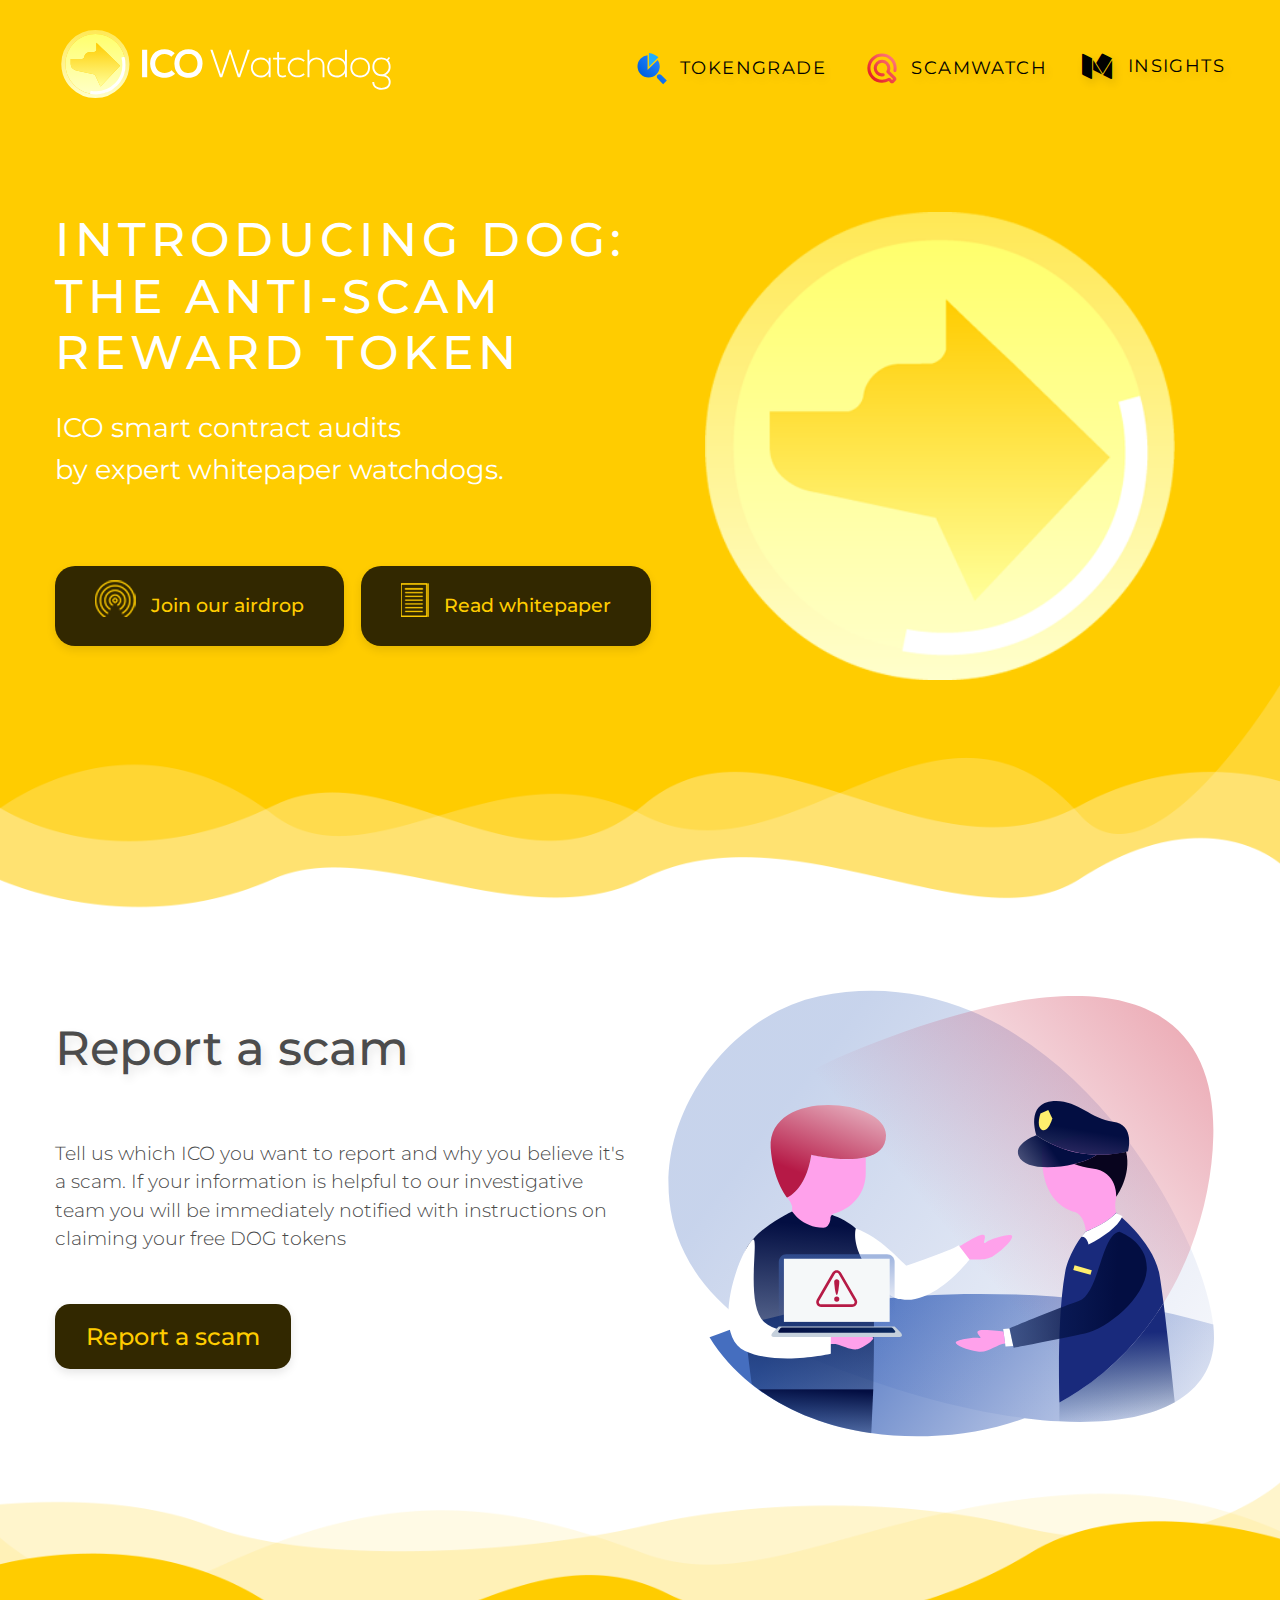
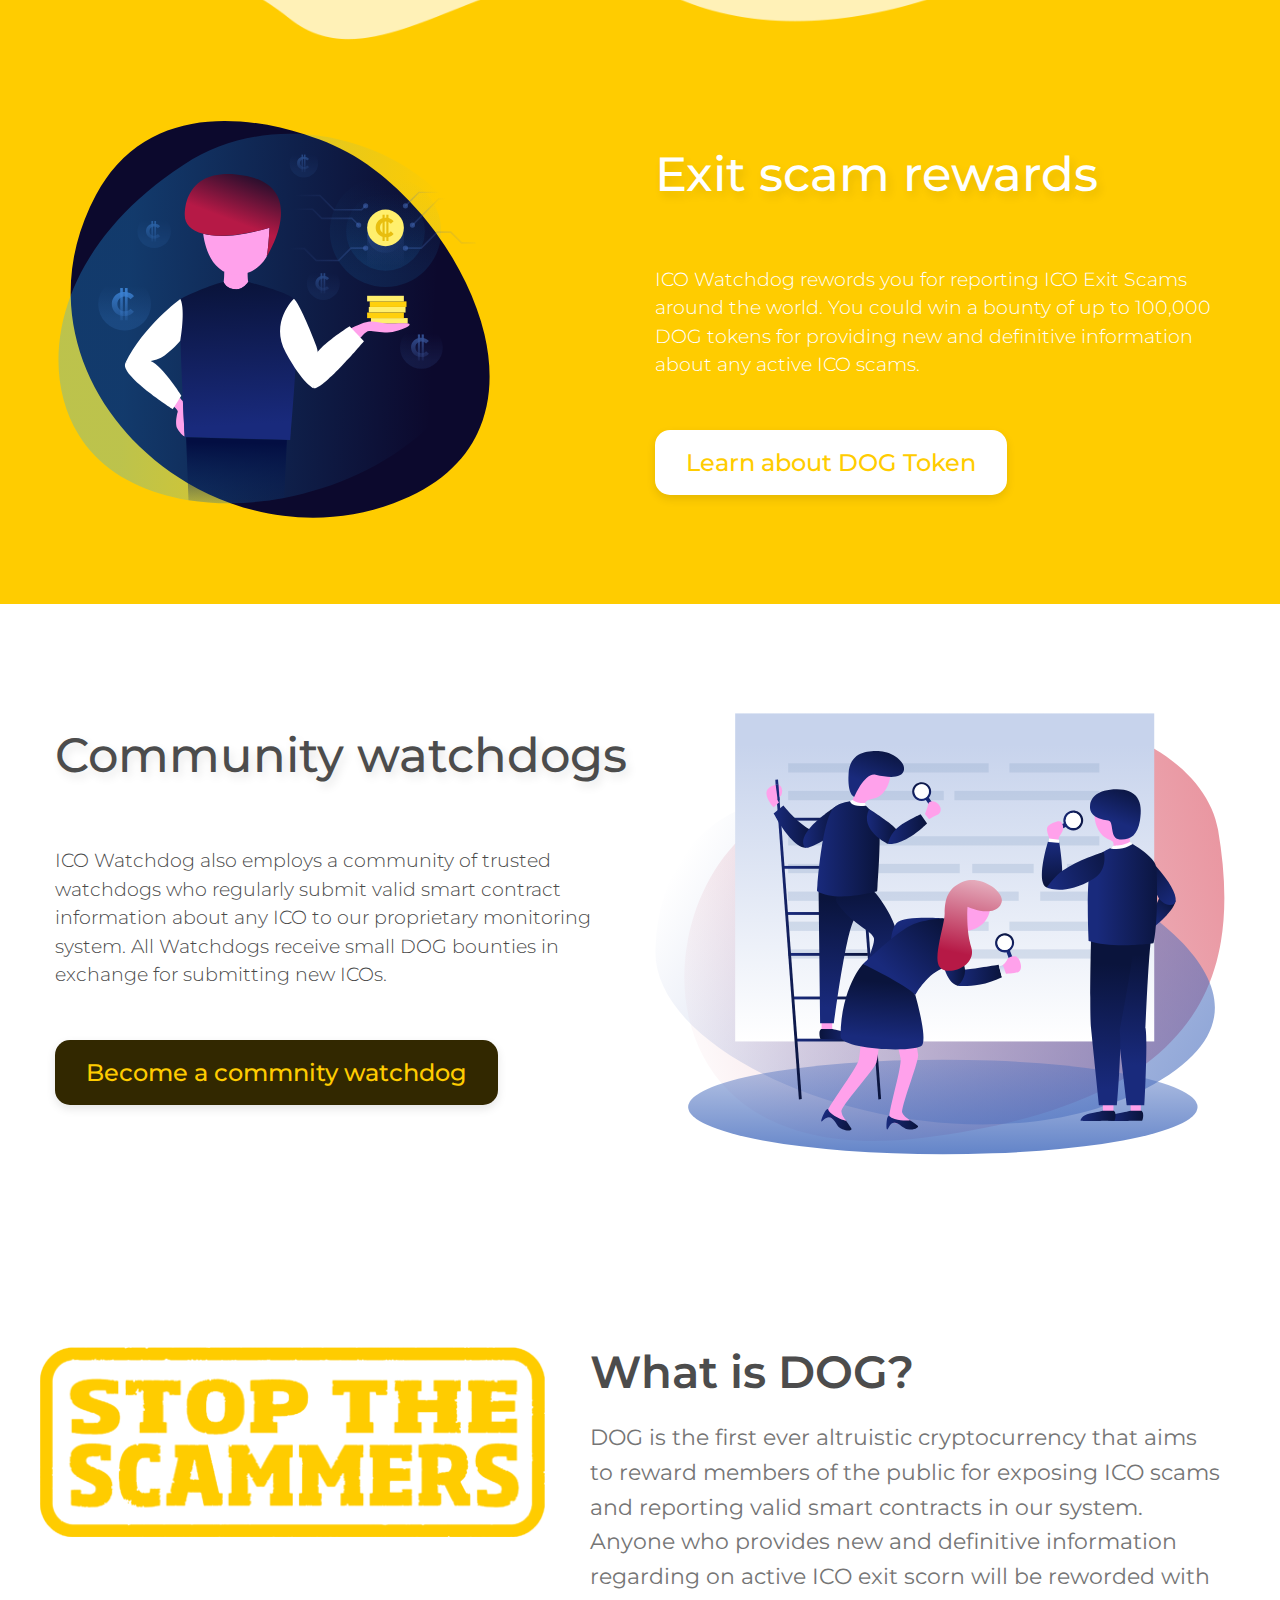
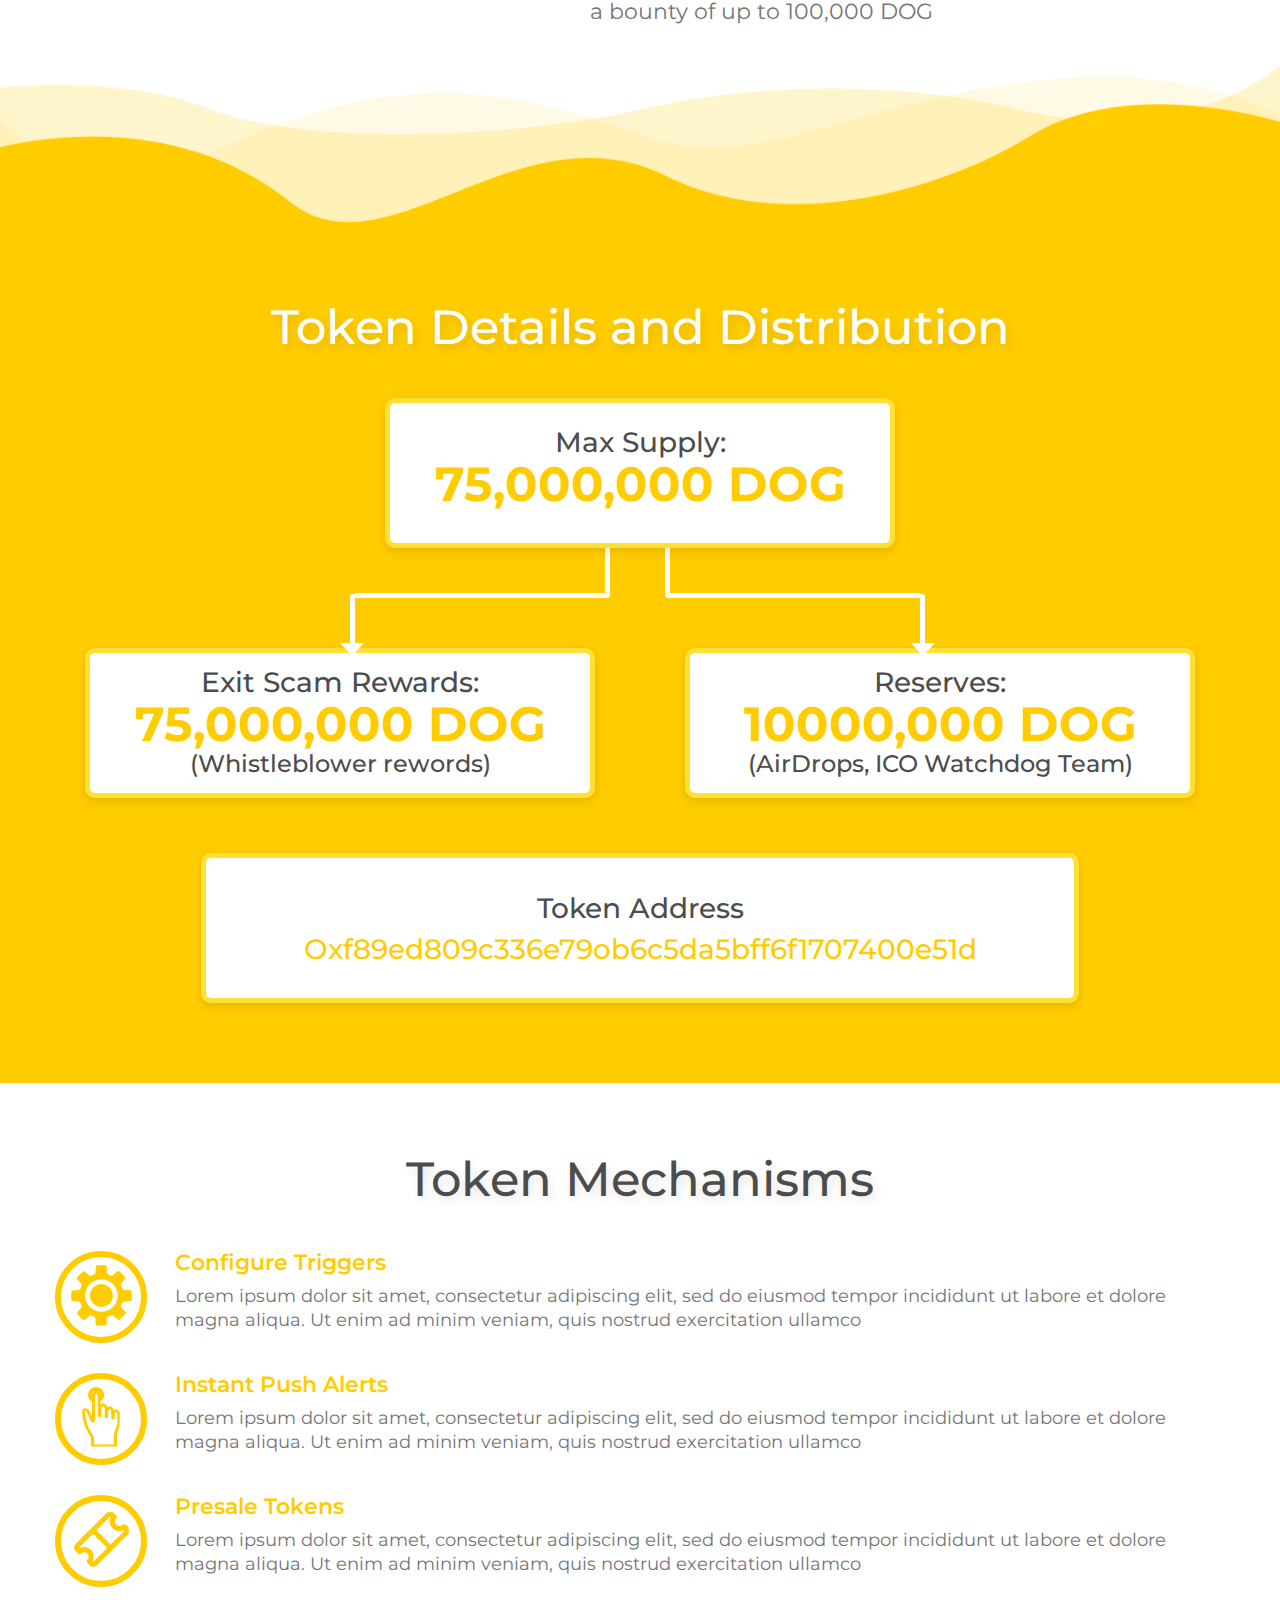
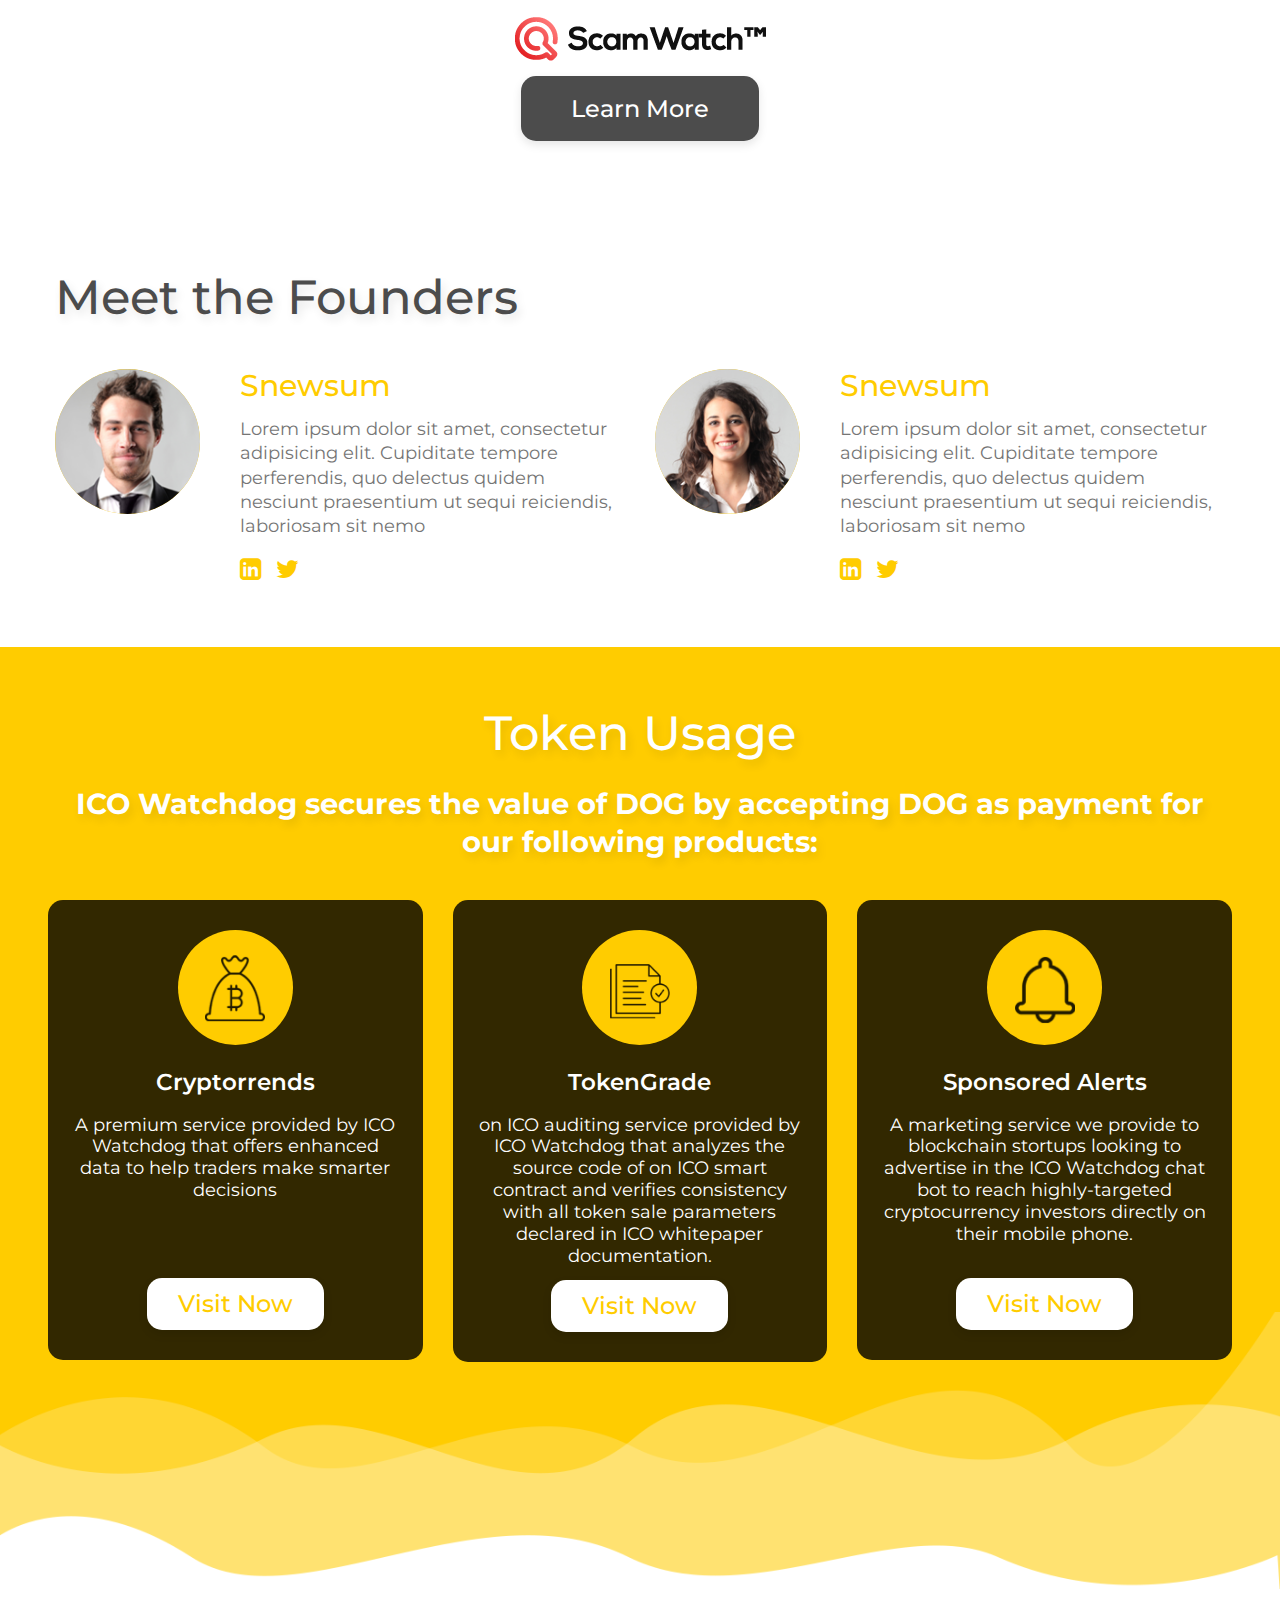
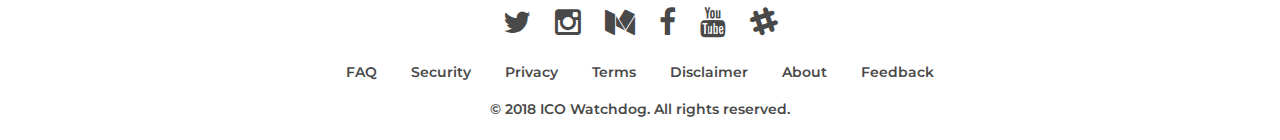
<file: index.html>
<!DOCTYPE html>
<html>
<head>
    <title>ICO Watchdog</title>
    <meta content="text/html; charset=utf-8" http-equiv="Content-Type">
    <meta http-equiv="X-UA-Compatible" content="IE=edge">
    <meta name="viewport" content="width=device-width, initial-scale=1">
    <link href="https://fonts.googleapis.com/css?family=Montserrat:200,300,300i,400,400i,500,600,700,700i,800,800i,900" rel="stylesheet">
    <link href="css/bootstrap.min.css" rel="stylesheet" type="text/css">
    <link href="css/main.css" rel="stylesheet" type="text/css">
    <link href="css/font-awesome.min.css" rel="stylesheet" type="text/css">
</head>
<body>
    <div class="wholepage">
        <header id="header">
            <nav class="navbar navbar-default navbar-bg">
                <div class="container">
                    <div class="navbar-header">
                        <button type="button" class="navbar-toggle" data-toggle="collapse" data-target="#myNavbar">
                            <span class="icon-bar"></span>
                            <span class="icon-bar"></span>
                            <span class="icon-bar"></span>
                        </button>   
                        <a class="navbar-brand" href="#">
                            <svg xmlns="http://www.w3.org/2000/svg" version="1.1" xmlns:xlink="http://www.w3.org/1999/xlink" preserveAspectRatio="none" x="0px" y="0px" width="880px" height="200px" viewBox="0 0 880 200">
                                <defs>
                                <linearGradient id="LGradient_1" gradientUnits="userSpaceOnUse" x1="103" y1="12.5" x2="103" y2="186.5" spreadMethod="pad">
                                <stop offset="0%" stop-color="#FFE855"></stop>

                                <stop offset="100%" stop-color="#FFFFCC"></stop>
                                </linearGradient>

                                <linearGradient id="LGradient_2" gradientUnits="userSpaceOnUse" x1="103" y1="12.5" x2="103" y2="186.5" spreadMethod="pad">
                                <stop offset="0%" stop-color="#FFFF66"></stop>

                                <stop offset="100%" stop-color="#FFFFCC"></stop>
                                </linearGradient>

                                <linearGradient id="LGradient_3" gradientUnits="userSpaceOnUse" x1="103.05" y1="45.099999999999994" x2="103.05" y2="156.9" spreadMethod="pad">
                                <stop offset="0%" stop-color="#FFCC00"></stop>

                                <stop offset="100%" stop-color="#FFFF99"></stop>
                                </linearGradient>

                                <g id="Layer0_0_FILL3">
                                <path fill="url(#LGradient_1)" stroke="none" d="
                                M 186 126.4
                                Q 190 113.8 190 99.5 190 63.45 164.5 37.95 139.05 12.5 103 12.5 66.95 12.5 41.45 37.95 16 63.45 16 99.5 16 113.8 20 126.4 26.1 145.65 41.45 161 66.95 186.5 103 186.5 139.05 186.5 164.5 161 179.9 145.65 186 126.4
                                M 179.5 99.5
                                Q 179.5 113.9 174.9 126.4 169.3 141.4 157.1 153.6 134.7 176 103 176 71.3 176 48.9 153.6 36.7 141.4 31.15 126.4 26.5 113.9 26.5 99.5 26.5 67.8 48.9 45.4 71.3 23 103 23 134.7 23 157.1 45.4 179.5 67.8 179.5 99.5 Z"></path>

                                <path fill="url(#LGradient_2)" stroke="none" d="
                                M 174.9 126.4
                                Q 179.5 113.9 179.5 99.5 179.5 67.8 157.1 45.4 134.7 23 103 23 71.3 23 48.9 45.4 26.5 67.8 26.5 99.5 26.5 113.9 31.15 126.4 36.7 141.4 48.9 153.6 71.3 176 103 176 134.7 176 157.1 153.6 169.3 141.4 174.9 126.4
                                M 171.9 126.4
                                Q 168.85 134.9 163.5 142.45 159.85 147.55 155.2 152.2 134.4 173 105 173 97.2 173 90 171.55 97.2 173 105 173 134.4 173 155.2 152.2 159.85 147.55 163.5 142.45 168.85 134.9 171.9 126.4 176 115.05 176 102 176 91.45 173.35 82 176 91.45 176 102 176 115.05 171.9 126.4
                                M 88.6 68.95
                                L 96.1 68.95 96.1 68.9 99.9 68.9
                                Q 101.9 68.5 103.5 66.95 104.95 65.45 105.4 63.6
                                L 105.4 45.1
                                Q 114.35 53.85 130.3 68.85
                                L 166.1 103.65 116 156.9 101.6 126.1 56.95 116.6
                                Q 49.9 115.6 44.95 111.15 39.95 106.65 39.95 99.6
                                L 39.95 86.65 69.1 86.65
                                Q 71.15 86.25 72.7 84.7 74.15 83.2 74.6 81.35 74.7 80.75 74.8 80.2 74.9 79.5 75.1 78.85 76.05 75.6 78.65 73.05 82.75 68.95 88.6 68.95 Z"></path>

                                <path fill="url(#LGradient_3)" stroke="none" d="
                                M 96.1 68.95
                                L 88.6 68.95
                                Q 82.75 68.95 78.65 73.05 76.05 75.6 75.1 78.85 74.9 79.5 74.8 80.2 74.7 80.75 74.6 81.35 74.15 83.2 72.7 84.7 71.15 86.25 69.1 86.65
                                L 39.95 86.65 39.95 99.6
                                Q 39.95 106.65 44.95 111.15 49.9 115.6 56.95 116.6
                                L 101.6 126.1 116 156.9 166.1 103.65 130.3 68.85
                                Q 114.35 53.85 105.4 45.1
                                L 105.4 63.6
                                Q 104.95 65.45 103.5 66.95 101.9 68.5 99.9 68.9
                                L 96.1 68.9 96.1 68.95 Z"></path>

                                <path fill="#FFFFFF" stroke="none" d="
                                M 235.2 63.05
                                L 222.1 63.05 222.1 133.05 235.2 133.05 235.2 63.05
                                M 279.7 61.65
                                Q 275.05 61.65 270.85 62.5 266.8 63.25 263.25 64.85 259.75 66.35 256.85 68.5 253.95 70.6 251.6 73.25 249.35 75.8 247.6 78.85 245.95 81.8 244.8 85.05 243.7 88.25 243.1 91.7
                                L 242.6 98.55
                                Q 243.3 107.6 244.8 111.85 245.9 115.15 247.5 117.95 249.2 120.95 251.4 123.45 253.75 126 256.55 128 259.5 130.1 262.95 131.6 266.55 133.05 270.65 133.85 274.9 134.65 279.7 134.65 283.5 134.65 287.1 134.05 290.75 133.4 294.1 132.1 297.5 130.8 300.55 128.85 303.6 126.9 306.3 124.25
                                L 297.3 115.15
                                Q 293.95 118.5 289.05 120.4 284.45 122.25 279.7 122.25
                                L 273.7 121.7 268.65 120.15
                                Q 264.25 118.3 261.2 114.75 258.4 111.5 257 107.15 255.6 103.1 255.6 98.55 255.55 94 256.95 89.85 258.4 85.4 261.3 82 264.35 78.35 268.8 76.4 271.15 75.35 273.85 74.8 276.6 74.25 279.7 74.25 284.45 74.25 288.7 75.85 293.25 77.6 296.6 80.85
                                L 305.4 72.35
                                Q 302.75 69.7 299.65 67.65 296.7 65.65 293.4 64.35 290.2 63 286.7 62.35 283.25 61.65 279.7 61.65
                                M 362.5 68.45
                                Q 359.65 66.3 356.3 64.85 352.85 63.25 349 62.5 344.95 61.65 340.5 61.65 336.05 61.65 332 62.5 328.15 63.25 324.65 64.85 321.35 66.3 318.45 68.45 315.7 70.55 313.45 73.2 311.2 75.75 309.5 78.8 307.9 81.75 306.7 85
                                L 305.05 91.7 304.5 98.55
                                Q 305.2 107.7 306.65 111.95 307.8 115.2 309.4 118.05 311.1 121.05 313.3 123.5 315.55 126.05 318.3 128.05 321.15 130.15 324.5 131.6 327.95 133.1 331.9 133.85 335.95 134.65 340.5 134.65 345.05 134.65 349.1 133.85 353 133.05 356.45 131.55 359.8 130.05 362.6 127.95 365.35 125.9 367.6 123.35 369.8 120.85 371.45 117.85 373.05 115 374.2 111.75 375.6 107.5 376.4 98.45
                                L 375.9 91.6
                                Q 375.35 88.2 374.3 85 373.15 81.7 371.5 78.75 369.8 75.75 367.55 73.2 365.25 70.55 362.5 68.45
                                M 329.9 75.9
                                Q 332.2 74.8 334.8 74.25 337.45 73.7 340.5 73.7 343.5 73.7 346.2 74.25 348.8 74.8 351.1 75.9 355.3 77.9 358.2 81.75 360.9 85.2 362.2 89.8 363.5 94.05 363.4 98.65 363.35 103.15 362.1 107.2 360.65 111.65 358.05 114.95 355.2 118.5 351 120.45 344.65 122.55 340.5 122.55 337.45 122.55 334.8 122 332.25 121.5 330 120.45 325.8 118.55 322.9 115 320.3 111.7 318.9 107.3 317.65 103.3 317.5 98.75 317.4 94.15 318.65 89.85 320 85.25 322.7 81.8 325.65 77.95 329.9 75.9
                                M 496.9 63.05
                                L 491.1 63.05 469.4 127.05 448 63.05 445 63.05 423.5 127.05 401.9 63.05 396.2 63.05 420.7 133.25 426.5 133.25 437.7 100.25 446.5 72.75 455.3 100.45 466.4 133.25 472.2 133.25 496.9 63.05
                                M 507.05 90.05
                                Q 503.6 93.45 501.7 98.05 499.7 102.85 499.7 108.35 499.7 113.9 501.7 118.7 503.6 123.35 507.05 126.75 510.5 130.15 515.05 132 519.65 133.85 524.8 133.85 527.8 133.85 530.65 133.15 533.5 132.45 536.1 131.1 538.75 129.7 540.95 127.6 543.25 125.4 545 122.55
                                L 545 133.05 549.9 133.05 549.9 83.65 545 83.65 545 94.45
                                Q 543.5 91.65 541.25 89.4 539.1 87.3 536.35 85.9 533.75 84.45 530.75 83.75 527.85 83.05 524.8 83.05 519.65 83.05 515.05 84.85 510.5 86.65 507.05 90.05
                                M 516.9 89.2
                                Q 520.65 87.75 524.8 87.75 529.75 87.75 533.8 89.55 537.55 91.15 540.25 94.2 542.8 97.05 544.1 100.8 545.45 104.45 545.45 108.4 545.45 112.35 544.1 115.95 542.8 119.75 540.25 122.6 537.55 125.65 533.8 127.3 529.75 129.05 524.8 129.05 520.65 129.05 516.9 127.6 513.25 126.05 510.5 123.35 507.7 120.55 506.2 116.85 504.6 112.9 504.6 108.35 504.6 103.8 506.2 99.9 507.7 96.2 510.5 93.4 513.25 90.65 516.9 89.2
                                M 571.5 83.65
                                L 571.5 68.75 566.7 69.25 566.7 83.65 556.2 83.65 556.2 87.75 566.7 87.75 566.7 117.85
                                Q 566.7 121.6 567.4 124.4 568.15 127.45 569.7 129.45 571.35 131.55 574 132.6 576.7 133.75 580.6 133.75 584.75 133.75 589.9 131.25
                                L 588.2 127.25
                                Q 584.05 129.25 580.6 129.25 577.8 129.25 575.95 128.4 574.2 127.65 573.15 126.05 571.5 123.55 571.5 117.85
                                L 571.5 87.75 588.3 87.75 588.3 83.65 571.5 83.65
                                M 601.05 89.9
                                Q 597.55 93.25 595.65 97.85 593.7 102.65 593.7 108.35
                                L 594.25 113.9 595.7 118.9
                                Q 597.65 123.45 601.2 126.8 604.65 130.05 609.25 131.85 613.9 133.55 619.1 133.55 624.1 133.55 628.65 131.75 633.45 129.85 637.1 126.15
                                L 633.8 122.85
                                Q 630.85 125.8 626.95 127.4 623.15 128.95 619.1 128.95 614.9 128.95 611.15 127.6 607.4 126.2 604.6 123.65 601.7 120.95 600.15 117.2 598.5 113.25 598.5 108.35 598.5 103.5 600.15 99.5 601.7 95.75 604.6 93.05 607.4 90.45 611.15 89.1 614.9 87.75 619.1 87.75 623.25 87.75 627 89.2 631 90.7 633.9 93.65
                                L 637.1 90.55
                                Q 633.4 86.9 628.65 85 624.05 83.15 619.1 83.15 613.75 83.15 609.1 84.9 604.5 86.6 601.05 89.9
                                M 656.6 85.3
                                Q 654.25 86.5 652.3 88.3 650.25 90.3 648.8 92.85
                                L 648.8 63.05 644.1 63.05 644.1 133.05 649 133.05 649 105.95
                                Q 649 102.15 650.25 98.7 651.55 95.45 653.9 92.95 656.3 90.4 659.45 89.05 662.75 87.65 666.6 87.65 670.7 87.65 673.75 88.9 676.75 90.1 678.7 92.4 680.65 94.55 681.55 97.8 682.5 100.85 682.5 104.75
                                L 682.5 133.05 687.3 133.05 687.3 104.75
                                Q 687.3 99.9 686 95.9 684.7 91.9 682.1 89 679.45 86.1 675.65 84.55 671.65 82.95 666.6 82.95 659.7 83.7 656.6 85.3
                                M 760.65 89.7
                                Q 757.15 93.15 755.3 97.8 753.3 102.7 753.3 108.45 753.3 114.2 755.3 119.05 757.15 123.65 760.65 127 764.05 130.25 768.6 132 773.2 133.75 778.4 133.75 783.6 133.75 788.2 132 792.8 130.25 796.15 127 799.65 123.65 801.5 119.05 803.5 114.2 803.5 108.45 803.5 102.7 801.5 97.8 799.65 93.15 796.15 89.7 792.75 86.35 788.2 84.55 783.6 82.75 778.4 82.75 773.2 82.75 768.6 84.55 764.05 86.35 760.65 89.7
                                M 770.5 88.85
                                Q 774.2 87.35 778.4 87.35 782.55 87.35 786.3 88.85 790 90.35 792.75 93.1 795.55 95.95 797.1 99.75 798.7 103.75 798.7 108.45 798.7 113.15 797.1 117.05 795.55 120.8 792.75 123.5 790 126.15 786.3 127.55 782.6 128.95 778.4 128.95 774.2 128.95 770.5 127.55 766.8 126.15 764.05 123.5 761.25 120.8 759.7 117.05 758.1 113.15 758.1 108.45 758.1 103.75 759.7 99.75 761.25 95.95 764.05 93.1 766.8 90.35 770.5 88.85
                                M 736 89.25
                                Q 733.9 87.1 731.15 85.65 728.5 84.25 725.45 83.55 722.45 82.85 719.2 82.85 714 82.85 709.5 84.55 705 86.2 701.6 89.5 698.2 92.8 696.35 97.5 694.4 104.3 694.4 108.35 695.05 116.1 696.35 119.25 698.15 123.9 701.55 127.25 704.9 130.45 709.4 132.15 713.9 133.85 719.1 133.85 722.25 133.85 725.3 133.1 728.3 132.3 731 130.8 733.75 129.3 735.95 127.15 738.2 124.9 739.7 122.15
                                L 739.7 133.05 744.5 133.05 744.5 63.05 739.7 63.05 739.7 94.45
                                Q 738.25 91.5 736 89.25
                                M 705.15 92.7
                                Q 707.85 90.2 711.55 88.85 715.2 87.55 719.4 87.55 723.65 87.55 727.35 89.05 731.05 90.5 733.8 93.3 736.55 96.1 738.05 99.85 739.6 103.7 739.6 108.25 739.6 112.8 738.1 116.7 736.6 120.45 733.85 123.3 731.1 126 727.45 127.55 723.7 129.05 719.4 129.05 715.2 129.05 711.55 127.75 707.85 126.4 705.15 123.8 702.3 121.15 700.8 117.4 699.2 113.35 699.2 108.35 699.2 103.25 700.8 99.2 702.3 95.4 705.15 92.7
                                M 823.7 84.35
                                Q 819.45 86 816.3 89 813.05 92.2 811.35 96.6 809.5 101.2 809.5 106.85 809.5 111.8 811.15 116.15 812.75 120.5 815.7 123.75 818.85 127.1 823.05 128.85 827.45 130.75 832.7 130.75 836.3 130.75 839.5 131.6 842.9 132.45 845.5 134.15 848.3 136.05 849.75 138.75 851.4 141.75 851.4 145.55 851.4 149.35 849.85 152.3 848.45 155.05 845.75 156.95 843.25 158.7 839.8 159.6 836.5 160.45 832.7 160.45 828.9 160.45 825.65 159.55 822.2 158.6 819.75 156.8 817.1 154.9 815.7 152.15 814.2 149.2 814.2 145.55
                                L 809.3 145.55
                                Q 809.3 150.15 811.15 153.9 812.85 157.5 816.05 160.1 819.25 162.6 823.55 163.9 827.8 165.25 832.7 165.25 837.7 165.25 841.9 164.05 846.25 162.8 849.35 160.4 852.65 157.85 854.35 154.25 856.2 150.4 856.2 145.55 856.2 142.4 855.3 139.65 854.45 136.9 852.75 134.65 851 132.45 848.5 130.7 845.95 129 842.7 127.85 845.7 126.5 848.25 124.2 850.7 122 852.45 119.2 854.15 116.4 855.1 113.25 856 110.05 856 106.85 856 101.2 854.25 96.85 852.8 93.2 849.9 90.05
                                L 854.7 84.45 851.5 81.65 846.7 87.25
                                Q 843.8 85.2 840.15 84 836.4 82.75 832.7 82.75 827.9 82.75 823.7 84.35
                                M 819.8 92.45
                                Q 822.2 90.05 825.6 88.85 828.85 87.65 832.7 87.65 836.55 87.65 839.9 88.9 843.25 90.15 845.75 92.55 848.35 95.05 849.75 98.6 851.2 102.3 851.2 106.85 851.2 110.6 849.75 114.1 848.35 117.5 845.75 120.15 843.2 122.85 839.9 124.3 836.45 125.85 832.7 125.85 828.55 125.85 825.05 124.3 821.8 122.85 819.3 120.15 816.95 117.55 815.7 114.1 814.4 110.7 814.4 106.85 814.4 102.15 815.8 98.45 817.2 94.85 819.8 92.45 Z"></path>
                                </g>

                                <path id="Layer0_0_1_STROKES" stroke="#FFFFFF" stroke-width="8.25" stroke-linejoin="miter" stroke-linecap="butt" stroke-miterlimit="3" fill="none" d="
                                M 173.35 82
                                Q 176 91.45 176 102 176 115.05 171.9 126.4 168.85 134.9 163.5 142.45 159.85 147.55 155.2 152.2 134.4 173 105 173 97.2 173 90 171.55"></path>
                                </defs>

                                <g transform="matrix( 1, 0, 0, 1, 0,0) ">
                                <use xlink:href="#Layer0_0_FILL3"></use>

                                <use xlink:href="#Layer0_0_1_STROKES"></use>
                                </g>
                            </svg>
                        </a>                    
                    </div>
                    <div class="collapse navbar-collapse" id="myNavbar">
                        <ul class="nav navbar-nav navbar-right">
                            <li>
                                <a href="#">
                                    <svg xmlns="http://www.w3.org/2000/svg" version="1.1" xmlns:xlink="http://www.w3.org/1999/xlink" preserveAspectRatio="none" x="0px" y="0px" width="200px" height="200px" viewBox="0 0 200 200">
                                        <defs>
                                        <linearGradient id="Gradient_1" gradientUnits="userSpaceOnUse" x1="67.6625" y1="142.5375" x2="138.7375" y2="71.4625" spreadMethod="pad">
                                        <stop  offset="0%" stop-color="#0060DD"/>

                                        <stop  offset="100%" stop-color="#2383FF"/>
                                        </linearGradient>

                                        <g id="Layer0_0_FILL">
                                        <path fill="url(#Gradient_1)" stroke="none" d="
                                        M 142.05 126.8
                                        Q 138.6 123.35 133.65 123.35 128.75 123.35 125.3 126.8 121.85 130.3 121.85 135.2 121.85 140.05 125.3 143.5
                                        L 150.65 168.95 167.4 152.2 142.05 126.8
                                        M 135.2 87.95
                                        Q 135.2 71.5 126.15 58.85
                                        L 79.85 105.1 79.85 37.55
                                        Q 61.9 39.05 48.85 52.15 34 66.95 34 87.95 34 108.9 48.85 123.75 63.6 138.5 84.55 138.5 105.6 138.5 120.4 123.75 135.2 108.9 135.2 87.95 Z"/>

                                        <path fill="#21AEFE" stroke="none" d="
                                        M 129.3 47.05
                                        Q 110.75 29.75 86.15 27.05
                                        L 86.15 90 129.3 47.05 Z"/>
                                        </g>
                                        </defs>

                                        <g transform="matrix( 1, 0, 0, 1, 0,0) ">
                                        <use xlink:href="#Layer0_0_FILL"/>
                                        </g>
                                    </svg>
                                    tokengrade
                                </a>
                            </li>
                            <li>
                                <a href="#">
                                    <svg xmlns="http://www.w3.org/2000/svg" version="1.1" xmlns:xlink="http://www.w3.org/1999/xlink" preserveAspectRatio="none" x="0px" y="0px" width="200px" height="200px" viewBox="0 0 200 200">
                                        <defs>
                                            <linearGradient id="Gradient_2" gradientUnits="userSpaceOnUse" x1="54.525" y1="149.175" x2="148.875" y2="54.824999999999996" spreadMethod="pad">
                                            <stop  offset="0%" stop-color="#E32023"/>

                                            <stop  offset="100%" stop-color="#FF7777"/>
                                            </linearGradient>

                                            <g id="Layer0_0_FILL1">
                                            <path fill="url(#Gradient_2)" stroke="none" d="
                                            M 95.6 72
                                            Q 105.5 72 112.5 78.95
                                            L 112.55 79
                                            Q 119.5 86 119.5 95.9 119.55 102.65 116.3 108.05 115 110.1 115.3 112.5 115.6 114.9 117.3 116.6
                                            L 145.75 145.05 141.15 149.65 132.8 141.3
                                            Q 131.05 139.55 128.6 139.3 126.1 139.05 124.05 140.4 111.5 148.6 95.55 148.55 73.7 148.55 58.25 133.1 42.85 117.7 42.85 95.85 42.85 74 58.25 58.55 73.7 43.15 95.55 43.15 117.4 43.15 132.8 58.55 148.25 74 148.25 95.85 148.25 100.9 147.45 105.65 146.95 108.5 148.65 110.85 150.35 113.2 153.2 113.7 156.05 114.2 158.4 112.5 160.75 110.8 161.25 108 162.25 102.1 162.25 95.85 162.25 68.2 142.7 48.65 123.2 29.15 95.55 29.15 67.9 29.15 48.35 48.65 28.85 68.2 28.85 95.85 28.85 123.5 48.35 143 67.9 162.55 95.55 162.55 112.7 162.5 126.75 155.05
                                            L 132.65 160.95
                                            Q 136.85 165.15 141.15 164.8 145.45 165.15 149.6 161
                                            L 157.05 153.55
                                            Q 161.25 149.4 160.9 145.05 161.25 140.75 157.05 136.55
                                            L 130.75 110.25
                                            Q 133.45 103.65 133.5 95.9 133.5 80.2 122.45 69.1
                                            L 122.4 69.05
                                            Q 111.3 58 95.6 58 79.85 58 68.8 69.05
                                            L 68.75 69.1
                                            Q 57.7 80.2 57.7 95.9 57.7 111.6 68.75 122.7 79 132.95 93.25 133.75
                                            L 93.3 133.75
                                            Q 94.4 133.8 95.6 133.8 98.85 133.8 101.95 133.35 104.8 132.85 106.5 130.55 108.2 128.2 107.75 125.35 107.3 122.45 105 120.75 102.65 119.05 99.8 119.5 97.75 119.8 95.6 119.8 94.8 119.8 94.05 119.75 85.1 119.25 78.7 112.85
                                            L 78.65 112.8
                                            Q 71.7 105.8 71.7 95.9 71.7 86 78.65 79 78.65 78.95 78.7 78.95 85.7 72 95.6 72 Z"/>
                                            </g>
                                            </defs>

                                            <g transform="matrix( 1, 0, 0, 1, 0,0) ">
                                            <use xlink:href="#Layer0_0_FILL1"/>
                                            </g>
                                            </svg>
                                    scamwatch
                                </a>
                            </li>
                            <li>
                                <a href="#">
                                    <i class="fa fa-medium"></i>
                                    insights
                                </a>
                            </li>
                        </ul>
                    </div>
                </div>
            </nav><!-- navbar-bg -->
        </header> <!-- end header -->
        <section id="main-content">
            <div class="hero-section">
                <div class="container">
                    <div class="herorow">
                        <div class="hero-content">
                            <h1>Introducing dog: <br> The Anti-Scam Reward Token</h1>
                            <p>ICO smart contract audits <br> by expert whitepaper watchdogs.</p>
                            <div class="herobanner-meeting">
                                <figure>
                                    <img src="images/hero-logo.png" alt="meeting">
                                </figure>
                            </div>
                           <div class="self-btn-group">
                                <a href="#" class="selfbtn">
                                    <img src="images/btn-icon1.png" alt="btn-icon1">
                                    Join our airdrop
                                </a>
                                <a href="#" class="selfbtn">
                                    <img src="images/btn-icon2.png" alt="btn-icon2">
                                    Read whitepaper
                                </a>
                            </div>
                        </div>
                    </div>
                </div>
                <div class="lineimg lineimg1">
                    <img src="images/first-bar.png" alt="first-bar">
                </div>
            </div><!-- hero-section -->
            <div class="report-spam-section">
                <div class="container">
                    <div class="row">
                        <div class="col-sm-6 col-sm-push-6">
                            <figure>
                                <img src="images/icon_2.svg" alt="dog11">
                            </figure>
                        </div>
                        <div class="col-sm-6 col-sm-pull-6">
                            <div class="section-title">
                                <h2>Report a scam</h2>
                            </div>
                            <div class="textblock">
                                <p>Tell us which ICO you want to report and why you believe it's a scam. If your information is helpful to our investigative team you will be immediately notified with instructions on claiming your free DOG tokens </p>
                            </div>
                            
                            <a href="#" class="selfbtn">Report a scam</a>
                        </div>
                    </div>
                </div>
                <div class="lineimg lineimg2">
                    <img src="images/second-bar.png" alt="second-bar">
                </div>
            </div><!-- report-spam-section -->
            <div class="reward-section">
                <div class="container">
                    <div class="row">
                        <div class="col-sm-6">
                            <figure>
                                <img src="images/icon_3.svg" alt="dog2">
                            </figure>
                        </div>
                        <div class="col-sm-6">
                            <div class="section-title">
                                <h2>Exit scam rewards</h2>
                            </div>
                            <div class="textblock">
                                <p>ICO Watchdog rewords you for reporting ICO Exit Scams around the world. You could win a bounty of up to 100,000 DOG tokens for providing new and definitive information about any active ICO scams. </p>
                            </div>
                            <a href="#" class="selfbtn whitebtn">Learn about DOG Token</a>
                        </div>
                    </div>
                </div>
            </div><!-- reward-section -->
            <div class="community-section">
                <div class="container">
                    <div class="row">
                        <div class="col-sm-6 col-sm-push-6">
                            <figure>
                                <img src="images/icon_4.svg" alt="dogs">
                            </figure>
                        </div>
                        <div class="col-sm-6 col-sm-pull-6">
                            <div class="section-title">
                                <h2>Community watchdogs</h2>
                            </div>
                            <div class="textblock">
                                <p>ICO Watchdog also employs a community of trusted watchdogs who regularly submit valid smart contract information about any ICO to our proprietary monitoring system. All Watchdogs receive small DOG bounties in exchange for submitting new ICOs. </p>
                            </div>
                            <a href="#" class="selfbtn">Become a commnity watchdog</a>
                        </div>
                    </div>
                </div>
            </div><!-- community-section -->
            <div class="what-section">
                <div class="container">
                    <div class="row row-what">
                        <div class="col-sm-5 dog-tag-width">
                            <figure class="dog-banner-tag">
                                <img src="images/dog-banner-tag.png" alt="dog-banner-tag">
                            </figure>
                        </div>
                        <div class="col-sm-7 what-textbox-width">
                            <div class="what-text-box">
                                <h3>What is DOG?</h3>
                                <p>DOG is the first ever altruistic cryptocurrency that aims to reward members of  the public for exposing ICO scams and reporting valid smart contracts in our   system. Anyone who provides new and definitive information regarding on active  ICO exit scorn will be reworded with a bounty of up to 100,000 DOG</p>
                            </div>
                        </div>
                    </div>
                </div>
            </div>
            <div class="lineimg lineimg2">
                <img src="images/second-bar.png" alt="bar">
            </div>
            <div class="token-section">
                <div class="container">
                    <div class="text-center">
                        <h2>Token Details and Distribution</h2>
                    </div>
                    <div class="ticket-token-tree">
                        <div class="tokenparent-width">
                            <div class="tokenparent">
                                <div class="each-token">
                                    <h4>Max Supply:</h4>
                                    <h3>75,000,000 DOG</h3>
                                </div>
                                <div class="tokenarrows">
                                    <div class="tokenarrows-left">
                                        <span class="trg"></span>
                                    </div>
                                    <div class="tokenarrows-right">
                                        <span class="trg"></span>
                                    </div>
                                </div>
                            </div>
                        </div>
                        <div class="childtokens row">
                            <div class="col-sm-6">
                                <div class="each-token">
                                    <h4>Exit Scam Rewards: </h4>
                                    <h3>75,000,000 DOG</h3>
                                    <h5>(Whistleblower rewords)</h5>
                                </div>
                            </div>
                            <div class="col-sm-6">
                                <div class="each-token">
                                    <h4>Reserves:</h4>
                                    <h3>10000,000 DOG</h3>
                                    <h5>(AirDrops, ICO Watchdog Team)</h5>
                                </div>
                            </div>
                        </div>
                        <div class="totaltoken-width">
                            <div class="totaltoken">
                                <div class="each-token">
                                    <h4>Token Address</h4>
                                    <h3>Oxf89ed809c336e79ob6c5da5bff6f1707400e51d</h3>
                                </div>
                            </div>
                        </div>
                    </div> 
                </div>              
            </div>
            <div class="token-mechanisms">
                <div class="container">
                    <div class="text-center">
                        <h2>Token Mechanisms</h2>
                    </div>
                    <ul class="token-mechanisms-list">
                        <li>
                            <div class="each-token-mechanism">
                                <figure>
                                    <img src="images/token-icon1.png" alt="token-icon">
                                </figure>
                                <h5><a href="#">Configure Triggers</a></h5>
                                <p>Lorem ipsum dolor sit amet, consectetur adipiscing elit, sed do eiusmod tempor incididunt ut labore et dolore magna aliqua. Ut enim ad minim veniam, quis nostrud exercitation ullamco </p>
                            </div>
                        </li>
                        <li>
                            <div class="each-token-mechanism">
                                <figure>
                                    <img src="images/token-icon2.png" alt="token-icon">
                                </figure>
                                <h5><a href="#">Instant Push Alerts</a></h5>
                                <p>Lorem ipsum dolor sit amet, consectetur adipiscing elit, sed do eiusmod tempor incididunt ut labore et dolore magna aliqua. Ut enim ad minim veniam, quis nostrud exercitation ullamco </p>
                            </div>
                        </li>
                        <li>
                            <div class="each-token-mechanism">
                                <figure>
                                    <img src="images/token-icon3.png" alt="token-icon">
                                </figure>
                                <h5><a href="#">Presale Tokens</a></h5>
                                <p>Lorem ipsum dolor sit amet, consectetur adipiscing elit, sed do eiusmod tempor incididunt ut labore et dolore magna aliqua. Ut enim ad minim veniam, quis nostrud exercitation ullamco </p>
                            </div>
                        </li>
                    </ul>
                    <div class="scanWatch">
                        <img src="images/scanwatch.png" alt="scanwatch">
                        <a href="#" class="selfbtn">Learn More</a>
                    </div>
                </div>
            </div>
            <div class="meet-founder">
                <div class="container">
                    <h2>Meet the Founders</h2>
                    <div class="meet-row row">
                        <div class="col-md-6">
                            <div class="founder-div">
                                <figure>
                                    <img src="images/founder1.png" alt="founder">
                                </figure>
                                <h3>Snewsum</h3>
                                <div class="founder-content">
                                    Lorem ipsum dolor sit amet, consectetur adipisicing elit. Cupiditate tempore perferendis, quo delectus quidem nesciunt praesentium ut sequi reiciendis, laboriosam sit nemo
                                </div>
                                <ul class="founder-social">
                                    <li><a href="#"><i class="fa fa-linkedin-square"></i></a></li>
                                    <li><a href="#"><i class="fa fa-twitter"></i></a></li>
                                </ul>
                            </div>
                        </div>
                        <div class="col-md-6">
                            <div class="founder-div">
                                <figure>
                                    <img src="images/founder2.png" alt="founder">
                                </figure>
                                <h3>Snewsum</h3>
                                <div class="founder-content">
                                    Lorem ipsum dolor sit amet, consectetur adipisicing elit. Cupiditate tempore perferendis, quo delectus quidem nesciunt praesentium ut sequi reiciendis, laboriosam sit nemo
                                </div>
                                <ul class="founder-social">
                                    <li><a href="#"><i class="fa fa-linkedin-square"></i></a></li>
                                    <li><a href="#"><i class="fa fa-twitter"></i></a></li>
                                </ul>
                            </div>
                        </div>
                    </div>
                </div>
            </div>
            <div class="token-usage">
                <div class="container">
                    <div class="text-center">
                        <h2>Token Usage</h2>
                        <h6>ICO Watchdog secures the value of DOG by accepting DOG as payment for  our following products:</h6>
                    </div>
                    <div class="row row-usage">
                        <div class="col-sm-4">
                            <div class="each-usage">
                                <figure>
                                    <img src="images/usage1.png" alt="usage-icon">
                                </figure>
                                <div class="usage-description">
                                    <h5>Cryptorrends</h5>  
                                    <p>A premium service provided by ICO Watchdog that offers enhanced data to help traders make smarter decisions </p>
                                </div>
                                <div class="each-usage-btn">
                                    <a href="#" class="selfbtn">Visit Now</a>
                                </div>  
                            </div>
                        </div>
                        <div class="col-sm-4">
                            <div class="each-usage">
                                <figure>
                                    <img src="images/usage2.png" alt="usage-icon">
                                </figure>
                                <div class="usage-description">
                                    <h5>TokenGrade</h5>  
                                    <p>on ICO auditing service provided by ICO Watchdog that analyzes the source  code of on ICO smart contract and verifies consistency with all token sale parameters declared in ICO whitepaper documentation.</p>
                                </div>
                                <div class="each-usage-btn">
                                    <a href="#" class="selfbtn">Visit Now</a>
                                </div>  
                            </div>
                        </div>
                        <div class="col-sm-4">
                            <div class="each-usage">
                                <figure>
                                    <img src="images/usage3.png" alt="usage-icon">
                                </figure>
                                <div class="usage-description">
                                    <h5>Sponsored Alerts</h5>  
                                    <p>A marketing service we provide to blockchain stortups looking to advertise in  the ICO Watchdog chat bot to reach highly-targeted cryptocurrency investors  directly on their mobile phone.</p>
                                </div>
                                <div class="each-usage-btn">
                                    <a href="#" class="selfbtn">Visit Now</a>
                                </div>  
                            </div>
                        </div>
                    </div>
                </div>
                <div class="lineimg lineimg3">
                    <img src="images/third-bar.png" alt="bar">
                </div>
            </div>
        </section> <!-- end main-content -->
        <footer id="footer">
            <div class="container">
                <ul class="footer-social">
                    <li><a href="#"><i class="fa fa-twitter"></i></a></li>
                    <li><a href="#"><i class="fa fa-instagram"></i></a></li>
                    <li><a href="#"><i class="fa fa-medium"></i></a></li>
                    <li><a href="#"><i class="fa fa-facebook"></i></a></li>
                    <li><a href="#"><i class="fa fa-youtube"></i></a></li>
                    <li><a href="#"><i class="fa fa-slack"></i></a></li>
                </ul>
                <ul class="quicklink">
                    <li><a href="#">FAQ</a></li>
                    <li><a href="#">Security</a></li>
                    <li><a href="#">Privacy</a></li>
                    <li><a href="#">Terms</a></li>
                    <li><a href="#">Disclaimer</a></li>
                    <li><a href="#">About</a></li>
                    <li><a href="#">Feedback</a></li>
                </ul>
                <div class="copyright">
                    &copy; 2018 ICO Watchdog. All rights reserved.
                </div>
            </div>
        </footer><!-- footer -->
    </div> <!-- end wholepage -->
    <script src="js/jquery.min.js"></script>
    <script src="js/bootstrap.min.js"></script>
    <script src="js/main.js"></script>
</body>
</html>
</file>
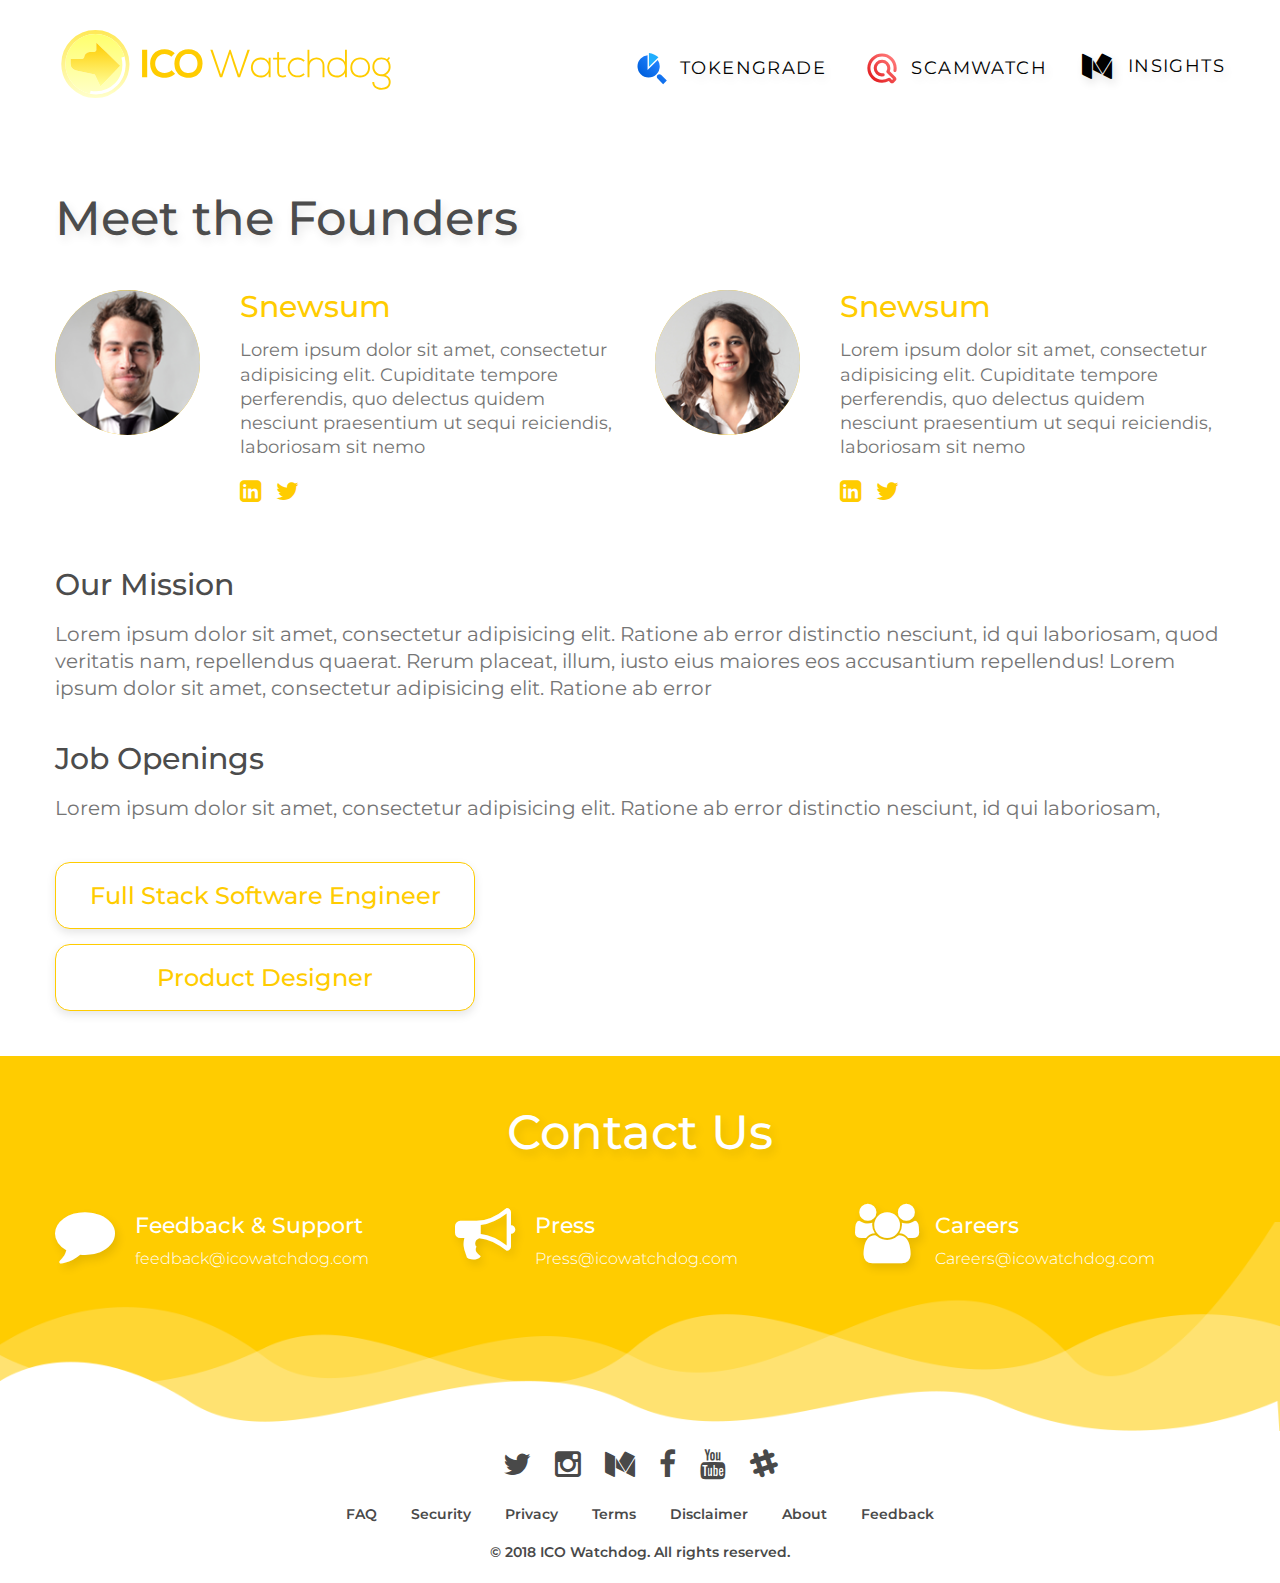
<file: about.html>
<!DOCTYPE html>
<html>
<head>
    <title>About ICO Watchdog</title>
    <meta content="text/html; charset=utf-8" http-equiv="Content-Type">
    <meta http-equiv="X-UA-Compatible" content="IE=edge">
    <meta name="viewport" content="width=device-width, initial-scale=1">
    <link href="https://fonts.googleapis.com/css?family=Montserrat:200,300,300i,400,400i,500,600,700,700i,800,800i,900" rel="stylesheet">
    <link href="css/bootstrap.min.css" rel="stylesheet" type="text/css">
    <link href="css/main.css" rel="stylesheet" type="text/css">
    <link href="css/font-awesome.min.css" rel="stylesheet" type="text/css">
</head>
<body>
    <div class="wholepage innerpage">
        <header id="header">
            <nav class="navbar navbar-default navbar-bg">
                <div class="container">
                    <div class="navbar-header">
                        <button type="button" class="navbar-toggle" data-toggle="collapse" data-target="#myNavbar">
                            <span class="icon-bar"></span>
                            <span class="icon-bar"></span>
                            <span class="icon-bar"></span>
                        </button>   
                        <a class="navbar-brand" href="#">
                            <svg xmlns="http://www.w3.org/2000/svg" version="1.1" xmlns:xlink="http://www.w3.org/1999/xlink" preserveAspectRatio="none" x="0px" y="0px" width="880px" height="200px" viewBox="0 0 880 200">
                                <defs>
                                <linearGradient id="LGradient_1" gradientUnits="userSpaceOnUse" x1="103" y1="12.5" x2="103" y2="186.5" spreadMethod="pad">
                                <stop  offset="0%" stop-color="#FFE855"/>

                                <stop  offset="100%" stop-color="#FFFFCC"/>
                                </linearGradient>

                                <linearGradient id="LGradient_2" gradientUnits="userSpaceOnUse" x1="103" y1="12.5" x2="103" y2="186.5" spreadMethod="pad">
                                <stop  offset="0%" stop-color="#FFFF66"/>

                                <stop  offset="100%" stop-color="#FFFFCC"/>
                                </linearGradient>

                                <linearGradient id="LGradient_3" gradientUnits="userSpaceOnUse" x1="103.05" y1="45.099999999999994" x2="103.05" y2="156.9" spreadMethod="pad">
                                <stop  offset="0%" stop-color="#FFCC00"/>

                                <stop  offset="100%" stop-color="#FFFF99"/>
                                </linearGradient>

                                <g id="Layer0_0_FILL3">
                                <path fill="url(#LGradient_1)" stroke="none" d="
                                M 186 126.4
                                Q 190 113.8 190 99.5 190 63.45 164.5 37.95 139.05 12.5 103 12.5 66.95 12.5 41.45 37.95 16 63.45 16 99.5 16 113.8 20 126.4 26.1 145.65 41.45 161 66.95 186.5 103 186.5 139.05 186.5 164.5 161 179.9 145.65 186 126.4
                                M 179.5 99.5
                                Q 179.5 113.9 174.9 126.4 169.3 141.4 157.1 153.6 134.7 176 103 176 71.3 176 48.9 153.6 36.7 141.4 31.15 126.4 26.5 113.9 26.5 99.5 26.5 67.8 48.9 45.4 71.3 23 103 23 134.7 23 157.1 45.4 179.5 67.8 179.5 99.5 Z"/>

                                <path fill="url(#LGradient_2)" stroke="none" d="
                                M 174.9 126.4
                                Q 179.5 113.9 179.5 99.5 179.5 67.8 157.1 45.4 134.7 23 103 23 71.3 23 48.9 45.4 26.5 67.8 26.5 99.5 26.5 113.9 31.15 126.4 36.7 141.4 48.9 153.6 71.3 176 103 176 134.7 176 157.1 153.6 169.3 141.4 174.9 126.4
                                M 171.9 126.4
                                Q 168.85 134.9 163.5 142.45 159.85 147.55 155.2 152.2 134.4 173 105 173 97.2 173 90 171.55 97.2 173 105 173 134.4 173 155.2 152.2 159.85 147.55 163.5 142.45 168.85 134.9 171.9 126.4 176 115.05 176 102 176 91.45 173.35 82 176 91.45 176 102 176 115.05 171.9 126.4
                                M 88.6 68.95
                                L 96.1 68.95 96.1 68.9 99.9 68.9
                                Q 101.9 68.5 103.5 66.95 104.95 65.45 105.4 63.6
                                L 105.4 45.1
                                Q 114.35 53.85 130.3 68.85
                                L 166.1 103.65 116 156.9 101.6 126.1 56.95 116.6
                                Q 49.9 115.6 44.95 111.15 39.95 106.65 39.95 99.6
                                L 39.95 86.65 69.1 86.65
                                Q 71.15 86.25 72.7 84.7 74.15 83.2 74.6 81.35 74.7 80.75 74.8 80.2 74.9 79.5 75.1 78.85 76.05 75.6 78.65 73.05 82.75 68.95 88.6 68.95 Z"/>

                                <path fill="url(#LGradient_3)" stroke="none" d="
                                M 96.1 68.95
                                L 88.6 68.95
                                Q 82.75 68.95 78.65 73.05 76.05 75.6 75.1 78.85 74.9 79.5 74.8 80.2 74.7 80.75 74.6 81.35 74.15 83.2 72.7 84.7 71.15 86.25 69.1 86.65
                                L 39.95 86.65 39.95 99.6
                                Q 39.95 106.65 44.95 111.15 49.9 115.6 56.95 116.6
                                L 101.6 126.1 116 156.9 166.1 103.65 130.3 68.85
                                Q 114.35 53.85 105.4 45.1
                                L 105.4 63.6
                                Q 104.95 65.45 103.5 66.95 101.9 68.5 99.9 68.9
                                L 96.1 68.9 96.1 68.95 Z"/>

                                <path fill="#FFCC00" stroke="none" d="
                                M 235.2 63.05
                                L 222.1 63.05 222.1 133.05 235.2 133.05 235.2 63.05
                                M 279.7 61.65
                                Q 275.05 61.65 270.85 62.5 266.8 63.25 263.25 64.85 259.75 66.35 256.85 68.5 253.95 70.6 251.6 73.25 249.35 75.8 247.6 78.85 245.95 81.8 244.8 85.05 243.7 88.25 243.1 91.7
                                L 242.6 98.55
                                Q 243.3 107.6 244.8 111.85 245.9 115.15 247.5 117.95 249.2 120.95 251.4 123.45 253.75 126 256.55 128 259.5 130.1 262.95 131.6 266.55 133.05 270.65 133.85 274.9 134.65 279.7 134.65 283.5 134.65 287.1 134.05 290.75 133.4 294.1 132.1 297.5 130.8 300.55 128.85 303.6 126.9 306.3 124.25
                                L 297.3 115.15
                                Q 293.95 118.5 289.05 120.4 284.45 122.25 279.7 122.25
                                L 273.7 121.7 268.65 120.15
                                Q 264.25 118.3 261.2 114.75 258.4 111.5 257 107.15 255.6 103.1 255.6 98.55 255.55 94 256.95 89.85 258.4 85.4 261.3 82 264.35 78.35 268.8 76.4 271.15 75.35 273.85 74.8 276.6 74.25 279.7 74.25 284.45 74.25 288.7 75.85 293.25 77.6 296.6 80.85
                                L 305.4 72.35
                                Q 302.75 69.7 299.65 67.65 296.7 65.65 293.4 64.35 290.2 63 286.7 62.35 283.25 61.65 279.7 61.65
                                M 362.5 68.45
                                Q 359.65 66.3 356.3 64.85 352.85 63.25 349 62.5 344.95 61.65 340.5 61.65 336.05 61.65 332 62.5 328.15 63.25 324.65 64.85 321.35 66.3 318.45 68.45 315.7 70.55 313.45 73.2 311.2 75.75 309.5 78.8 307.9 81.75 306.7 85
                                L 305.05 91.7 304.5 98.55
                                Q 305.2 107.7 306.65 111.95 307.8 115.2 309.4 118.05 311.1 121.05 313.3 123.5 315.55 126.05 318.3 128.05 321.15 130.15 324.5 131.6 327.95 133.1 331.9 133.85 335.95 134.65 340.5 134.65 345.05 134.65 349.1 133.85 353 133.05 356.45 131.55 359.8 130.05 362.6 127.95 365.35 125.9 367.6 123.35 369.8 120.85 371.45 117.85 373.05 115 374.2 111.75 375.6 107.5 376.4 98.45
                                L 375.9 91.6
                                Q 375.35 88.2 374.3 85 373.15 81.7 371.5 78.75 369.8 75.75 367.55 73.2 365.25 70.55 362.5 68.45
                                M 329.9 75.9
                                Q 332.2 74.8 334.8 74.25 337.45 73.7 340.5 73.7 343.5 73.7 346.2 74.25 348.8 74.8 351.1 75.9 355.3 77.9 358.2 81.75 360.9 85.2 362.2 89.8 363.5 94.05 363.4 98.65 363.35 103.15 362.1 107.2 360.65 111.65 358.05 114.95 355.2 118.5 351 120.45 344.65 122.55 340.5 122.55 337.45 122.55 334.8 122 332.25 121.5 330 120.45 325.8 118.55 322.9 115 320.3 111.7 318.9 107.3 317.65 103.3 317.5 98.75 317.4 94.15 318.65 89.85 320 85.25 322.7 81.8 325.65 77.95 329.9 75.9
                                M 496.9 63.05
                                L 491.1 63.05 469.4 127.05 448 63.05 445 63.05 423.5 127.05 401.9 63.05 396.2 63.05 420.7 133.25 426.5 133.25 437.7 100.25 446.5 72.75 455.3 100.45 466.4 133.25 472.2 133.25 496.9 63.05
                                M 507.05 90.05
                                Q 503.6 93.45 501.7 98.05 499.7 102.85 499.7 108.35 499.7 113.9 501.7 118.7 503.6 123.35 507.05 126.75 510.5 130.15 515.05 132 519.65 133.85 524.8 133.85 527.8 133.85 530.65 133.15 533.5 132.45 536.1 131.1 538.75 129.7 540.95 127.6 543.25 125.4 545 122.55
                                L 545 133.05 549.9 133.05 549.9 83.65 545 83.65 545 94.45
                                Q 543.5 91.65 541.25 89.4 539.1 87.3 536.35 85.9 533.75 84.45 530.75 83.75 527.85 83.05 524.8 83.05 519.65 83.05 515.05 84.85 510.5 86.65 507.05 90.05
                                M 516.9 89.2
                                Q 520.65 87.75 524.8 87.75 529.75 87.75 533.8 89.55 537.55 91.15 540.25 94.2 542.8 97.05 544.1 100.8 545.45 104.45 545.45 108.4 545.45 112.35 544.1 115.95 542.8 119.75 540.25 122.6 537.55 125.65 533.8 127.3 529.75 129.05 524.8 129.05 520.65 129.05 516.9 127.6 513.25 126.05 510.5 123.35 507.7 120.55 506.2 116.85 504.6 112.9 504.6 108.35 504.6 103.8 506.2 99.9 507.7 96.2 510.5 93.4 513.25 90.65 516.9 89.2
                                M 571.5 83.65
                                L 571.5 68.75 566.7 69.25 566.7 83.65 556.2 83.65 556.2 87.75 566.7 87.75 566.7 117.85
                                Q 566.7 121.6 567.4 124.4 568.15 127.45 569.7 129.45 571.35 131.55 574 132.6 576.7 133.75 580.6 133.75 584.75 133.75 589.9 131.25
                                L 588.2 127.25
                                Q 584.05 129.25 580.6 129.25 577.8 129.25 575.95 128.4 574.2 127.65 573.15 126.05 571.5 123.55 571.5 117.85
                                L 571.5 87.75 588.3 87.75 588.3 83.65 571.5 83.65
                                M 601.05 89.9
                                Q 597.55 93.25 595.65 97.85 593.7 102.65 593.7 108.35
                                L 594.25 113.9 595.7 118.9
                                Q 597.65 123.45 601.2 126.8 604.65 130.05 609.25 131.85 613.9 133.55 619.1 133.55 624.1 133.55 628.65 131.75 633.45 129.85 637.1 126.15
                                L 633.8 122.85
                                Q 630.85 125.8 626.95 127.4 623.15 128.95 619.1 128.95 614.9 128.95 611.15 127.6 607.4 126.2 604.6 123.65 601.7 120.95 600.15 117.2 598.5 113.25 598.5 108.35 598.5 103.5 600.15 99.5 601.7 95.75 604.6 93.05 607.4 90.45 611.15 89.1 614.9 87.75 619.1 87.75 623.25 87.75 627 89.2 631 90.7 633.9 93.65
                                L 637.1 90.55
                                Q 633.4 86.9 628.65 85 624.05 83.15 619.1 83.15 613.75 83.15 609.1 84.9 604.5 86.6 601.05 89.9
                                M 656.6 85.3
                                Q 654.25 86.5 652.3 88.3 650.25 90.3 648.8 92.85
                                L 648.8 63.05 644.1 63.05 644.1 133.05 649 133.05 649 105.95
                                Q 649 102.15 650.25 98.7 651.55 95.45 653.9 92.95 656.3 90.4 659.45 89.05 662.75 87.65 666.6 87.65 670.7 87.65 673.75 88.9 676.75 90.1 678.7 92.4 680.65 94.55 681.55 97.8 682.5 100.85 682.5 104.75
                                L 682.5 133.05 687.3 133.05 687.3 104.75
                                Q 687.3 99.9 686 95.9 684.7 91.9 682.1 89 679.45 86.1 675.65 84.55 671.65 82.95 666.6 82.95 659.7 83.7 656.6 85.3
                                M 760.65 89.7
                                Q 757.15 93.15 755.3 97.8 753.3 102.7 753.3 108.45 753.3 114.2 755.3 119.05 757.15 123.65 760.65 127 764.05 130.25 768.6 132 773.2 133.75 778.4 133.75 783.6 133.75 788.2 132 792.8 130.25 796.15 127 799.65 123.65 801.5 119.05 803.5 114.2 803.5 108.45 803.5 102.7 801.5 97.8 799.65 93.15 796.15 89.7 792.75 86.35 788.2 84.55 783.6 82.75 778.4 82.75 773.2 82.75 768.6 84.55 764.05 86.35 760.65 89.7
                                M 770.5 88.85
                                Q 774.2 87.35 778.4 87.35 782.55 87.35 786.3 88.85 790 90.35 792.75 93.1 795.55 95.95 797.1 99.75 798.7 103.75 798.7 108.45 798.7 113.15 797.1 117.05 795.55 120.8 792.75 123.5 790 126.15 786.3 127.55 782.6 128.95 778.4 128.95 774.2 128.95 770.5 127.55 766.8 126.15 764.05 123.5 761.25 120.8 759.7 117.05 758.1 113.15 758.1 108.45 758.1 103.75 759.7 99.75 761.25 95.95 764.05 93.1 766.8 90.35 770.5 88.85
                                M 736 89.25
                                Q 733.9 87.1 731.15 85.65 728.5 84.25 725.45 83.55 722.45 82.85 719.2 82.85 714 82.85 709.5 84.55 705 86.2 701.6 89.5 698.2 92.8 696.35 97.5 694.4 104.3 694.4 108.35 695.05 116.1 696.35 119.25 698.15 123.9 701.55 127.25 704.9 130.45 709.4 132.15 713.9 133.85 719.1 133.85 722.25 133.85 725.3 133.1 728.3 132.3 731 130.8 733.75 129.3 735.95 127.15 738.2 124.9 739.7 122.15
                                L 739.7 133.05 744.5 133.05 744.5 63.05 739.7 63.05 739.7 94.45
                                Q 738.25 91.5 736 89.25
                                M 705.15 92.7
                                Q 707.85 90.2 711.55 88.85 715.2 87.55 719.4 87.55 723.65 87.55 727.35 89.05 731.05 90.5 733.8 93.3 736.55 96.1 738.05 99.85 739.6 103.7 739.6 108.25 739.6 112.8 738.1 116.7 736.6 120.45 733.85 123.3 731.1 126 727.45 127.55 723.7 129.05 719.4 129.05 715.2 129.05 711.55 127.75 707.85 126.4 705.15 123.8 702.3 121.15 700.8 117.4 699.2 113.35 699.2 108.35 699.2 103.25 700.8 99.2 702.3 95.4 705.15 92.7
                                M 823.7 84.35
                                Q 819.45 86 816.3 89 813.05 92.2 811.35 96.6 809.5 101.2 809.5 106.85 809.5 111.8 811.15 116.15 812.75 120.5 815.7 123.75 818.85 127.1 823.05 128.85 827.45 130.75 832.7 130.75 836.3 130.75 839.5 131.6 842.9 132.45 845.5 134.15 848.3 136.05 849.75 138.75 851.4 141.75 851.4 145.55 851.4 149.35 849.85 152.3 848.45 155.05 845.75 156.95 843.25 158.7 839.8 159.6 836.5 160.45 832.7 160.45 828.9 160.45 825.65 159.55 822.2 158.6 819.75 156.8 817.1 154.9 815.7 152.15 814.2 149.2 814.2 145.55
                                L 809.3 145.55
                                Q 809.3 150.15 811.15 153.9 812.85 157.5 816.05 160.1 819.25 162.6 823.55 163.9 827.8 165.25 832.7 165.25 837.7 165.25 841.9 164.05 846.25 162.8 849.35 160.4 852.65 157.85 854.35 154.25 856.2 150.4 856.2 145.55 856.2 142.4 855.3 139.65 854.45 136.9 852.75 134.65 851 132.45 848.5 130.7 845.95 129 842.7 127.85 845.7 126.5 848.25 124.2 850.7 122 852.45 119.2 854.15 116.4 855.1 113.25 856 110.05 856 106.85 856 101.2 854.25 96.85 852.8 93.2 849.9 90.05
                                L 854.7 84.45 851.5 81.65 846.7 87.25
                                Q 843.8 85.2 840.15 84 836.4 82.75 832.7 82.75 827.9 82.75 823.7 84.35
                                M 819.8 92.45
                                Q 822.2 90.05 825.6 88.85 828.85 87.65 832.7 87.65 836.55 87.65 839.9 88.9 843.25 90.15 845.75 92.55 848.35 95.05 849.75 98.6 851.2 102.3 851.2 106.85 851.2 110.6 849.75 114.1 848.35 117.5 845.75 120.15 843.2 122.85 839.9 124.3 836.45 125.85 832.7 125.85 828.55 125.85 825.05 124.3 821.8 122.85 819.3 120.15 816.95 117.55 815.7 114.1 814.4 110.7 814.4 106.85 814.4 102.15 815.8 98.45 817.2 94.85 819.8 92.45 Z"/>
                                </g>

                                <path id="Layer0_0_1_STROKES" stroke="#FFFFFF" stroke-width="8.25" stroke-linejoin="miter" stroke-linecap="butt" stroke-miterlimit="3" fill="none" d="
                                M 173.35 82
                                Q 176 91.45 176 102 176 115.05 171.9 126.4 168.85 134.9 163.5 142.45 159.85 147.55 155.2 152.2 134.4 173 105 173 97.2 173 90 171.55"/>
                                </defs>

                                <g transform="matrix( 1, 0, 0, 1, 0,0) ">
                                <use xlink:href="#Layer0_0_FILL3"/>

                                <use xlink:href="#Layer0_0_1_STROKES"/>
                                </g>
                            </svg>
                        </a>                    
                    </div>
                    <div class="collapse navbar-collapse" id="myNavbar">
                        <ul class="nav navbar-nav navbar-right">
                            <li>
                                <a href="#">
                                    <svg xmlns="http://www.w3.org/2000/svg" version="1.1" xmlns:xlink="http://www.w3.org/1999/xlink" preserveAspectRatio="none" x="0px" y="0px" width="200px" height="200px" viewBox="0 0 200 200">
                                        <defs>
                                        <linearGradient id="Gradient_1" gradientUnits="userSpaceOnUse" x1="67.6625" y1="142.5375" x2="138.7375" y2="71.4625" spreadMethod="pad">
                                        <stop  offset="0%" stop-color="#0060DD"/>

                                        <stop  offset="100%" stop-color="#2383FF"/>
                                        </linearGradient>

                                        <g id="Layer0_0_FILL">
                                        <path fill="url(#Gradient_1)" stroke="none" d="
                                        M 142.05 126.8
                                        Q 138.6 123.35 133.65 123.35 128.75 123.35 125.3 126.8 121.85 130.3 121.85 135.2 121.85 140.05 125.3 143.5
                                        L 150.65 168.95 167.4 152.2 142.05 126.8
                                        M 135.2 87.95
                                        Q 135.2 71.5 126.15 58.85
                                        L 79.85 105.1 79.85 37.55
                                        Q 61.9 39.05 48.85 52.15 34 66.95 34 87.95 34 108.9 48.85 123.75 63.6 138.5 84.55 138.5 105.6 138.5 120.4 123.75 135.2 108.9 135.2 87.95 Z"/>

                                        <path fill="#21AEFE" stroke="none" d="
                                        M 129.3 47.05
                                        Q 110.75 29.75 86.15 27.05
                                        L 86.15 90 129.3 47.05 Z"/>
                                        </g>
                                        </defs>

                                        <g transform="matrix( 1, 0, 0, 1, 0,0) ">
                                        <use xlink:href="#Layer0_0_FILL"/>
                                        </g>
                                    </svg>
                                    tokengrade
                                </a>
                            </li>
                            <li>
                                <a href="#">
                                    <svg xmlns="http://www.w3.org/2000/svg" version="1.1" xmlns:xlink="http://www.w3.org/1999/xlink" preserveAspectRatio="none" x="0px" y="0px" width="200px" height="200px" viewBox="0 0 200 200">
                                        <defs>
                                            <linearGradient id="Gradient_2" gradientUnits="userSpaceOnUse" x1="54.525" y1="149.175" x2="148.875" y2="54.824999999999996" spreadMethod="pad">
                                            <stop  offset="0%" stop-color="#E32023"/>

                                            <stop  offset="100%" stop-color="#FF7777"/>
                                            </linearGradient>

                                            <g id="Layer0_0_FILL1">
                                            <path fill="url(#Gradient_2)" stroke="none" d="
                                            M 95.6 72
                                            Q 105.5 72 112.5 78.95
                                            L 112.55 79
                                            Q 119.5 86 119.5 95.9 119.55 102.65 116.3 108.05 115 110.1 115.3 112.5 115.6 114.9 117.3 116.6
                                            L 145.75 145.05 141.15 149.65 132.8 141.3
                                            Q 131.05 139.55 128.6 139.3 126.1 139.05 124.05 140.4 111.5 148.6 95.55 148.55 73.7 148.55 58.25 133.1 42.85 117.7 42.85 95.85 42.85 74 58.25 58.55 73.7 43.15 95.55 43.15 117.4 43.15 132.8 58.55 148.25 74 148.25 95.85 148.25 100.9 147.45 105.65 146.95 108.5 148.65 110.85 150.35 113.2 153.2 113.7 156.05 114.2 158.4 112.5 160.75 110.8 161.25 108 162.25 102.1 162.25 95.85 162.25 68.2 142.7 48.65 123.2 29.15 95.55 29.15 67.9 29.15 48.35 48.65 28.85 68.2 28.85 95.85 28.85 123.5 48.35 143 67.9 162.55 95.55 162.55 112.7 162.5 126.75 155.05
                                            L 132.65 160.95
                                            Q 136.85 165.15 141.15 164.8 145.45 165.15 149.6 161
                                            L 157.05 153.55
                                            Q 161.25 149.4 160.9 145.05 161.25 140.75 157.05 136.55
                                            L 130.75 110.25
                                            Q 133.45 103.65 133.5 95.9 133.5 80.2 122.45 69.1
                                            L 122.4 69.05
                                            Q 111.3 58 95.6 58 79.85 58 68.8 69.05
                                            L 68.75 69.1
                                            Q 57.7 80.2 57.7 95.9 57.7 111.6 68.75 122.7 79 132.95 93.25 133.75
                                            L 93.3 133.75
                                            Q 94.4 133.8 95.6 133.8 98.85 133.8 101.95 133.35 104.8 132.85 106.5 130.55 108.2 128.2 107.75 125.35 107.3 122.45 105 120.75 102.65 119.05 99.8 119.5 97.75 119.8 95.6 119.8 94.8 119.8 94.05 119.75 85.1 119.25 78.7 112.85
                                            L 78.65 112.8
                                            Q 71.7 105.8 71.7 95.9 71.7 86 78.65 79 78.65 78.95 78.7 78.95 85.7 72 95.6 72 Z"/>
                                            </g>
                                            </defs>

                                            <g transform="matrix( 1, 0, 0, 1, 0,0) ">
                                            <use xlink:href="#Layer0_0_FILL1"/>
                                            </g>
                                            </svg>
                                    scamwatch
                                </a>
                            </li>
                            <li>
                                <a href="#">
                                    <i class="fa fa-medium"></i>
                                    insights
                                </a>
                            </li>
                        </ul>
                    </div>
                </div>
            </nav><!-- navbar-bg -->
        </header> <!-- end header -->
        <section id="main-content">
            <div class="meet-founder">
                <div class="container">
                    <h2>Meet the Founders</h2>
                    <div class="meet-row row">
                        <div class="col-md-6">
                            <div class="founder-div">
                                <figure>
                                    <img src="images/founder1.png" alt="founder">
                                </figure>
                                <h3>Snewsum</h3>
                                <div class="founder-content">
                                    Lorem ipsum dolor sit amet, consectetur adipisicing elit. Cupiditate tempore perferendis, quo delectus quidem nesciunt praesentium ut sequi reiciendis, laboriosam sit nemo
                                </div>
                                <ul class="founder-social">
                                    <li><a href="#"><i class="fa fa-linkedin-square"></i></a></li>
                                    <li><a href="#"><i class="fa fa-twitter"></i></a></li>
                                </ul>
                            </div>
                        </div>
                        <div class="col-md-6">
                            <div class="founder-div">
                                <figure>
                                    <img src="images/founder2.png" alt="founder">
                                </figure>
                                <h3>Snewsum</h3>
                                <div class="founder-content">
                                    Lorem ipsum dolor sit amet, consectetur adipisicing elit. Cupiditate tempore perferendis, quo delectus quidem nesciunt praesentium ut sequi reiciendis, laboriosam sit nemo
                                </div>
                                <ul class="founder-social">
                                    <li><a href="#"><i class="fa fa-linkedin-square"></i></a></li>
                                    <li><a href="#"><i class="fa fa-twitter"></i></a></li>
                                </ul>
                            </div>
                        </div>
                    </div>
                </div>
            </div>
            <div class="custome-textbox">
                <div class="container">
                    <div class="eachbox">
                        <h4>Our Mission</h4>
                        <p>Lorem ipsum dolor sit amet, consectetur adipisicing elit. Ratione ab error distinctio nesciunt, id qui laboriosam, quod veritatis nam, repellendus quaerat. Rerum placeat, illum, iusto eius maiores eos accusantium repellendus! Lorem ipsum dolor sit amet, consectetur adipisicing elit. Ratione ab error </p>
                    </div>
                    <div class="eachbox">
                        <h4>Job Openings</h4>
                        <p>Lorem ipsum dolor sit amet, consectetur adipisicing elit. Ratione ab error distinctio nesciunt, id qui laboriosam, </p>
                    </div>
                    <div class="bdr-btn-group">
                        <a href="#" class="selfbtn bdr-btns">Full Stack Software Engineer</a>
                        <a href="#" class="selfbtn bdr-btns"> Product Designer</a>
                    </div>
                </div>
            </div>
            <div class="contactsection">
                <div class="container">
                    <div class="text-center">
                        <h2>Contact Us</h2>
                    </div>
                    <div class="row contactrow">
                        <div class="col-sm-4">
                            <a href="#" class="each-contact-info">
                                <figure>
                                    <i class="fa fa-comment"></i>
                                </figure>
                                <h5>Feedback & Support</h5>
                                feedback@icowatchdog.com
                            </a>
                        </div>
                        <div class="col-sm-4">
                            <a href="#" class="each-contact-info">
                                <figure>
                                    <i class="fa fa-bullhorn"></i>
                                </figure>
                                <h5>Press</h5>
                                Press@icowatchdog.com
                            </a>
                        </div>
                        <div class="col-sm-4">
                            <a href="#" class="each-contact-info">
                                <figure>
                                    <i class="fa fa-users"></i>
                                </figure>
                                <h5>Careers</h5>
                                Careers@icowatchdog.com
                            </a>
                        </div>
                    </div>
                </div>
                <div class="lineimg lineimg-contact">
                    <img src="images/contact-bar.png" alt="contact-bar">
                </div>
            </div>
        </section> <!-- end main-content -->
        <footer id="footer">
            <div class="container">
                <ul class="footer-social">
                    <li><a href="#"><i class="fa fa-twitter"></i></a></li>
                    <li><a href="#"><i class="fa fa-instagram"></i></a></li>
                    <li><a href="#"><i class="fa fa-medium"></i></a></li>
                    <li><a href="#"><i class="fa fa-facebook"></i></a></li>
                    <li><a href="#"><i class="fa fa-youtube"></i></a></li>
                    <li><a href="#"><i class="fa fa-slack"></i></a></li>
                </ul>
                <ul class="quicklink">
                    <li><a href="#">FAQ</a></li>
                    <li><a href="#">Security</a></li>
                    <li><a href="#">Privacy</a></li>
                    <li><a href="#">Terms</a></li>
                    <li><a href="#">Disclaimer</a></li>
                    <li><a href="#">About</a></li>
                    <li><a href="#">Feedback</a></li>
                </ul>
                <div class="copyright">
                    &copy; 2018 ICO Watchdog. All rights reserved.
                </div>
            </div>
        </footer><!-- footer -->
    </div> <!-- end wholepage -->
    <script src="js/jquery.min.js"></script>
    <script src="js/bootstrap.min.js"></script>
    <script src="js/main.js"></script>
</body>
</html>
</file>
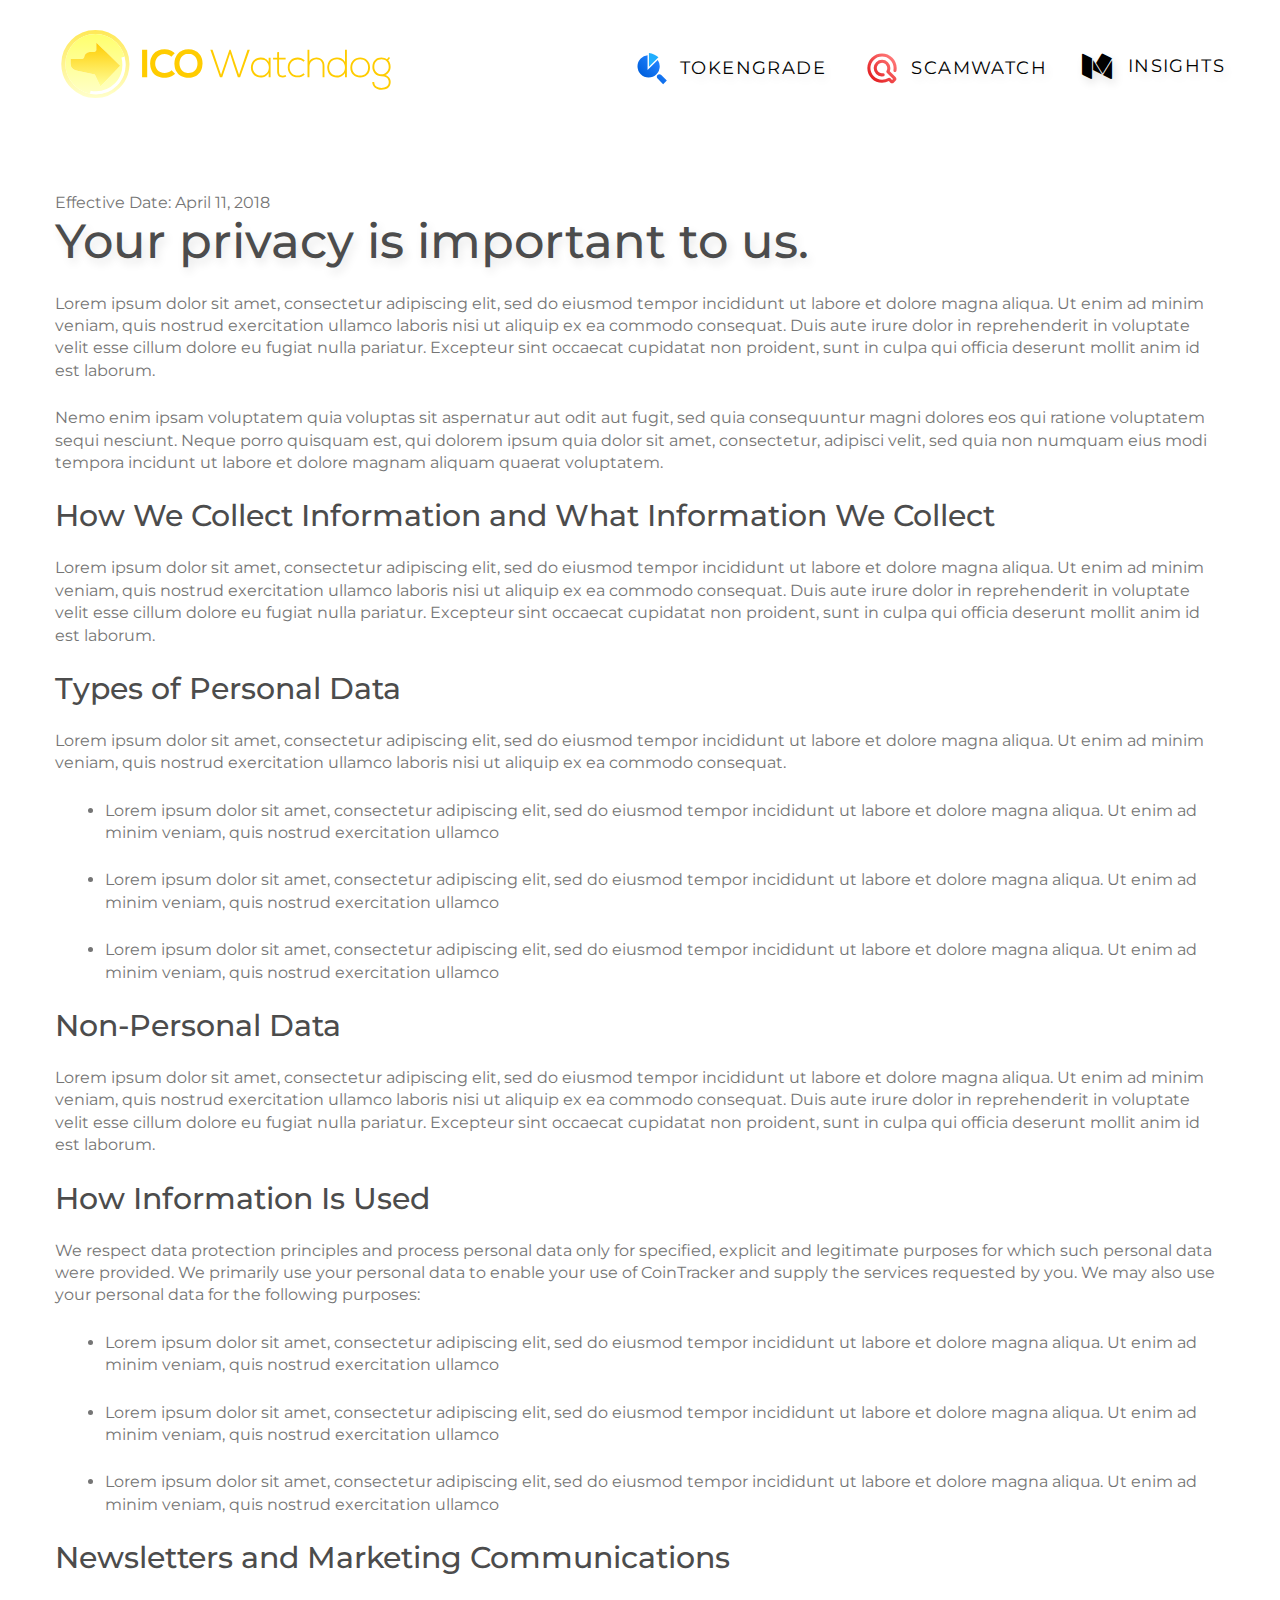
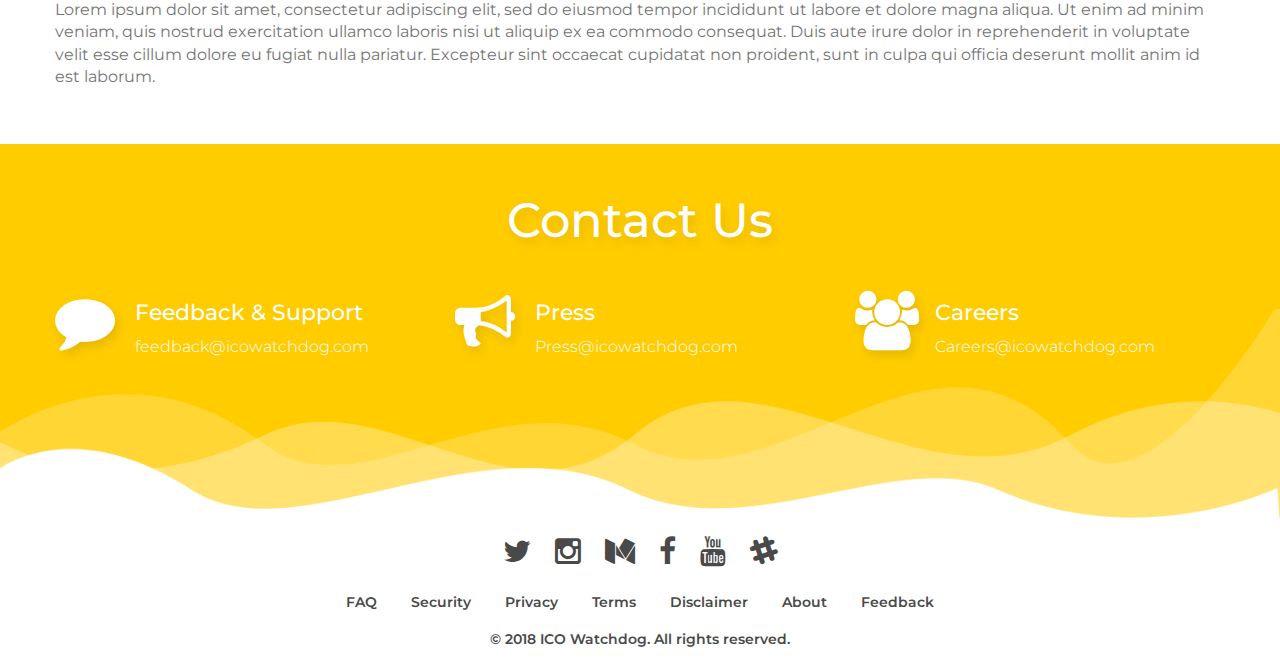
<file: privacy.html>
<!DOCTYPE html>
<html>
<head>
    <title>Privacy:  ICO Watchdog</title>
    <meta content="text/html; charset=utf-8" http-equiv="Content-Type">
    <meta http-equiv="X-UA-Compatible" content="IE=edge">
    <meta name="viewport" content="width=device-width, initial-scale=1">
    <link href="https://fonts.googleapis.com/css?family=Montserrat:200,300,300i,400,400i,500,600,700,700i,800,800i,900" rel="stylesheet">
    <link href="css/bootstrap.min.css" rel="stylesheet" type="text/css">
    <link href="css/main.css" rel="stylesheet" type="text/css">
    <link href="css/font-awesome.min.css" rel="stylesheet" type="text/css">
</head>
<body>
    <div class="wholepage innerpage">
        <header id="header">
            <nav class="navbar navbar-default navbar-bg">
                <div class="container">
                    <div class="navbar-header">
                        <button type="button" class="navbar-toggle" data-toggle="collapse" data-target="#myNavbar">
                            <span class="icon-bar"></span>
                            <span class="icon-bar"></span>
                            <span class="icon-bar"></span>
                        </button>   
                        <a class="navbar-brand" href="#">
                            <svg xmlns="http://www.w3.org/2000/svg" version="1.1" xmlns:xlink="http://www.w3.org/1999/xlink" preserveAspectRatio="none" x="0px" y="0px" width="880px" height="200px" viewBox="0 0 880 200">
                                <defs>
                                <linearGradient id="LGradient_1" gradientUnits="userSpaceOnUse" x1="103" y1="12.5" x2="103" y2="186.5" spreadMethod="pad">
                                <stop  offset="0%" stop-color="#FFE855"/>

                                <stop  offset="100%" stop-color="#FFFFCC"/>
                                </linearGradient>

                                <linearGradient id="LGradient_2" gradientUnits="userSpaceOnUse" x1="103" y1="12.5" x2="103" y2="186.5" spreadMethod="pad">
                                <stop  offset="0%" stop-color="#FFFF66"/>

                                <stop  offset="100%" stop-color="#FFFFCC"/>
                                </linearGradient>

                                <linearGradient id="LGradient_3" gradientUnits="userSpaceOnUse" x1="103.05" y1="45.099999999999994" x2="103.05" y2="156.9" spreadMethod="pad">
                                <stop  offset="0%" stop-color="#FFCC00"/>

                                <stop  offset="100%" stop-color="#FFFF99"/>
                                </linearGradient>

                                <g id="Layer0_0_FILL3">
                                <path fill="url(#LGradient_1)" stroke="none" d="
                                M 186 126.4
                                Q 190 113.8 190 99.5 190 63.45 164.5 37.95 139.05 12.5 103 12.5 66.95 12.5 41.45 37.95 16 63.45 16 99.5 16 113.8 20 126.4 26.1 145.65 41.45 161 66.95 186.5 103 186.5 139.05 186.5 164.5 161 179.9 145.65 186 126.4
                                M 179.5 99.5
                                Q 179.5 113.9 174.9 126.4 169.3 141.4 157.1 153.6 134.7 176 103 176 71.3 176 48.9 153.6 36.7 141.4 31.15 126.4 26.5 113.9 26.5 99.5 26.5 67.8 48.9 45.4 71.3 23 103 23 134.7 23 157.1 45.4 179.5 67.8 179.5 99.5 Z"/>

                                <path fill="url(#LGradient_2)" stroke="none" d="
                                M 174.9 126.4
                                Q 179.5 113.9 179.5 99.5 179.5 67.8 157.1 45.4 134.7 23 103 23 71.3 23 48.9 45.4 26.5 67.8 26.5 99.5 26.5 113.9 31.15 126.4 36.7 141.4 48.9 153.6 71.3 176 103 176 134.7 176 157.1 153.6 169.3 141.4 174.9 126.4
                                M 171.9 126.4
                                Q 168.85 134.9 163.5 142.45 159.85 147.55 155.2 152.2 134.4 173 105 173 97.2 173 90 171.55 97.2 173 105 173 134.4 173 155.2 152.2 159.85 147.55 163.5 142.45 168.85 134.9 171.9 126.4 176 115.05 176 102 176 91.45 173.35 82 176 91.45 176 102 176 115.05 171.9 126.4
                                M 88.6 68.95
                                L 96.1 68.95 96.1 68.9 99.9 68.9
                                Q 101.9 68.5 103.5 66.95 104.95 65.45 105.4 63.6
                                L 105.4 45.1
                                Q 114.35 53.85 130.3 68.85
                                L 166.1 103.65 116 156.9 101.6 126.1 56.95 116.6
                                Q 49.9 115.6 44.95 111.15 39.95 106.65 39.95 99.6
                                L 39.95 86.65 69.1 86.65
                                Q 71.15 86.25 72.7 84.7 74.15 83.2 74.6 81.35 74.7 80.75 74.8 80.2 74.9 79.5 75.1 78.85 76.05 75.6 78.65 73.05 82.75 68.95 88.6 68.95 Z"/>

                                <path fill="url(#LGradient_3)" stroke="none" d="
                                M 96.1 68.95
                                L 88.6 68.95
                                Q 82.75 68.95 78.65 73.05 76.05 75.6 75.1 78.85 74.9 79.5 74.8 80.2 74.7 80.75 74.6 81.35 74.15 83.2 72.7 84.7 71.15 86.25 69.1 86.65
                                L 39.95 86.65 39.95 99.6
                                Q 39.95 106.65 44.95 111.15 49.9 115.6 56.95 116.6
                                L 101.6 126.1 116 156.9 166.1 103.65 130.3 68.85
                                Q 114.35 53.85 105.4 45.1
                                L 105.4 63.6
                                Q 104.95 65.45 103.5 66.95 101.9 68.5 99.9 68.9
                                L 96.1 68.9 96.1 68.95 Z"/>

                                <path fill="#FFCC00" stroke="none" d="
                                M 235.2 63.05
                                L 222.1 63.05 222.1 133.05 235.2 133.05 235.2 63.05
                                M 279.7 61.65
                                Q 275.05 61.65 270.85 62.5 266.8 63.25 263.25 64.85 259.75 66.35 256.85 68.5 253.95 70.6 251.6 73.25 249.35 75.8 247.6 78.85 245.95 81.8 244.8 85.05 243.7 88.25 243.1 91.7
                                L 242.6 98.55
                                Q 243.3 107.6 244.8 111.85 245.9 115.15 247.5 117.95 249.2 120.95 251.4 123.45 253.75 126 256.55 128 259.5 130.1 262.95 131.6 266.55 133.05 270.65 133.85 274.9 134.65 279.7 134.65 283.5 134.65 287.1 134.05 290.75 133.4 294.1 132.1 297.5 130.8 300.55 128.85 303.6 126.9 306.3 124.25
                                L 297.3 115.15
                                Q 293.95 118.5 289.05 120.4 284.45 122.25 279.7 122.25
                                L 273.7 121.7 268.65 120.15
                                Q 264.25 118.3 261.2 114.75 258.4 111.5 257 107.15 255.6 103.1 255.6 98.55 255.55 94 256.95 89.85 258.4 85.4 261.3 82 264.35 78.35 268.8 76.4 271.15 75.35 273.85 74.8 276.6 74.25 279.7 74.25 284.45 74.25 288.7 75.85 293.25 77.6 296.6 80.85
                                L 305.4 72.35
                                Q 302.75 69.7 299.65 67.65 296.7 65.65 293.4 64.35 290.2 63 286.7 62.35 283.25 61.65 279.7 61.65
                                M 362.5 68.45
                                Q 359.65 66.3 356.3 64.85 352.85 63.25 349 62.5 344.95 61.65 340.5 61.65 336.05 61.65 332 62.5 328.15 63.25 324.65 64.85 321.35 66.3 318.45 68.45 315.7 70.55 313.45 73.2 311.2 75.75 309.5 78.8 307.9 81.75 306.7 85
                                L 305.05 91.7 304.5 98.55
                                Q 305.2 107.7 306.65 111.95 307.8 115.2 309.4 118.05 311.1 121.05 313.3 123.5 315.55 126.05 318.3 128.05 321.15 130.15 324.5 131.6 327.95 133.1 331.9 133.85 335.95 134.65 340.5 134.65 345.05 134.65 349.1 133.85 353 133.05 356.45 131.55 359.8 130.05 362.6 127.95 365.35 125.9 367.6 123.35 369.8 120.85 371.45 117.85 373.05 115 374.2 111.75 375.6 107.5 376.4 98.45
                                L 375.9 91.6
                                Q 375.35 88.2 374.3 85 373.15 81.7 371.5 78.75 369.8 75.75 367.55 73.2 365.25 70.55 362.5 68.45
                                M 329.9 75.9
                                Q 332.2 74.8 334.8 74.25 337.45 73.7 340.5 73.7 343.5 73.7 346.2 74.25 348.8 74.8 351.1 75.9 355.3 77.9 358.2 81.75 360.9 85.2 362.2 89.8 363.5 94.05 363.4 98.65 363.35 103.15 362.1 107.2 360.65 111.65 358.05 114.95 355.2 118.5 351 120.45 344.65 122.55 340.5 122.55 337.45 122.55 334.8 122 332.25 121.5 330 120.45 325.8 118.55 322.9 115 320.3 111.7 318.9 107.3 317.65 103.3 317.5 98.75 317.4 94.15 318.65 89.85 320 85.25 322.7 81.8 325.65 77.95 329.9 75.9
                                M 496.9 63.05
                                L 491.1 63.05 469.4 127.05 448 63.05 445 63.05 423.5 127.05 401.9 63.05 396.2 63.05 420.7 133.25 426.5 133.25 437.7 100.25 446.5 72.75 455.3 100.45 466.4 133.25 472.2 133.25 496.9 63.05
                                M 507.05 90.05
                                Q 503.6 93.45 501.7 98.05 499.7 102.85 499.7 108.35 499.7 113.9 501.7 118.7 503.6 123.35 507.05 126.75 510.5 130.15 515.05 132 519.65 133.85 524.8 133.85 527.8 133.85 530.65 133.15 533.5 132.45 536.1 131.1 538.75 129.7 540.95 127.6 543.25 125.4 545 122.55
                                L 545 133.05 549.9 133.05 549.9 83.65 545 83.65 545 94.45
                                Q 543.5 91.65 541.25 89.4 539.1 87.3 536.35 85.9 533.75 84.45 530.75 83.75 527.85 83.05 524.8 83.05 519.65 83.05 515.05 84.85 510.5 86.65 507.05 90.05
                                M 516.9 89.2
                                Q 520.65 87.75 524.8 87.75 529.75 87.75 533.8 89.55 537.55 91.15 540.25 94.2 542.8 97.05 544.1 100.8 545.45 104.45 545.45 108.4 545.45 112.35 544.1 115.95 542.8 119.75 540.25 122.6 537.55 125.65 533.8 127.3 529.75 129.05 524.8 129.05 520.65 129.05 516.9 127.6 513.25 126.05 510.5 123.35 507.7 120.55 506.2 116.85 504.6 112.9 504.6 108.35 504.6 103.8 506.2 99.9 507.7 96.2 510.5 93.4 513.25 90.65 516.9 89.2
                                M 571.5 83.65
                                L 571.5 68.75 566.7 69.25 566.7 83.65 556.2 83.65 556.2 87.75 566.7 87.75 566.7 117.85
                                Q 566.7 121.6 567.4 124.4 568.15 127.45 569.7 129.45 571.35 131.55 574 132.6 576.7 133.75 580.6 133.75 584.75 133.75 589.9 131.25
                                L 588.2 127.25
                                Q 584.05 129.25 580.6 129.25 577.8 129.25 575.95 128.4 574.2 127.65 573.15 126.05 571.5 123.55 571.5 117.85
                                L 571.5 87.75 588.3 87.75 588.3 83.65 571.5 83.65
                                M 601.05 89.9
                                Q 597.55 93.25 595.65 97.85 593.7 102.65 593.7 108.35
                                L 594.25 113.9 595.7 118.9
                                Q 597.65 123.45 601.2 126.8 604.65 130.05 609.25 131.85 613.9 133.55 619.1 133.55 624.1 133.55 628.65 131.75 633.45 129.85 637.1 126.15
                                L 633.8 122.85
                                Q 630.85 125.8 626.95 127.4 623.15 128.95 619.1 128.95 614.9 128.95 611.15 127.6 607.4 126.2 604.6 123.65 601.7 120.95 600.15 117.2 598.5 113.25 598.5 108.35 598.5 103.5 600.15 99.5 601.7 95.75 604.6 93.05 607.4 90.45 611.15 89.1 614.9 87.75 619.1 87.75 623.25 87.75 627 89.2 631 90.7 633.9 93.65
                                L 637.1 90.55
                                Q 633.4 86.9 628.65 85 624.05 83.15 619.1 83.15 613.75 83.15 609.1 84.9 604.5 86.6 601.05 89.9
                                M 656.6 85.3
                                Q 654.25 86.5 652.3 88.3 650.25 90.3 648.8 92.85
                                L 648.8 63.05 644.1 63.05 644.1 133.05 649 133.05 649 105.95
                                Q 649 102.15 650.25 98.7 651.55 95.45 653.9 92.95 656.3 90.4 659.45 89.05 662.75 87.65 666.6 87.65 670.7 87.65 673.75 88.9 676.75 90.1 678.7 92.4 680.65 94.55 681.55 97.8 682.5 100.85 682.5 104.75
                                L 682.5 133.05 687.3 133.05 687.3 104.75
                                Q 687.3 99.9 686 95.9 684.7 91.9 682.1 89 679.45 86.1 675.65 84.55 671.65 82.95 666.6 82.95 659.7 83.7 656.6 85.3
                                M 760.65 89.7
                                Q 757.15 93.15 755.3 97.8 753.3 102.7 753.3 108.45 753.3 114.2 755.3 119.05 757.15 123.65 760.65 127 764.05 130.25 768.6 132 773.2 133.75 778.4 133.75 783.6 133.75 788.2 132 792.8 130.25 796.15 127 799.65 123.65 801.5 119.05 803.5 114.2 803.5 108.45 803.5 102.7 801.5 97.8 799.65 93.15 796.15 89.7 792.75 86.35 788.2 84.55 783.6 82.75 778.4 82.75 773.2 82.75 768.6 84.55 764.05 86.35 760.65 89.7
                                M 770.5 88.85
                                Q 774.2 87.35 778.4 87.35 782.55 87.35 786.3 88.85 790 90.35 792.75 93.1 795.55 95.95 797.1 99.75 798.7 103.75 798.7 108.45 798.7 113.15 797.1 117.05 795.55 120.8 792.75 123.5 790 126.15 786.3 127.55 782.6 128.95 778.4 128.95 774.2 128.95 770.5 127.55 766.8 126.15 764.05 123.5 761.25 120.8 759.7 117.05 758.1 113.15 758.1 108.45 758.1 103.75 759.7 99.75 761.25 95.95 764.05 93.1 766.8 90.35 770.5 88.85
                                M 736 89.25
                                Q 733.9 87.1 731.15 85.65 728.5 84.25 725.45 83.55 722.45 82.85 719.2 82.85 714 82.85 709.5 84.55 705 86.2 701.6 89.5 698.2 92.8 696.35 97.5 694.4 104.3 694.4 108.35 695.05 116.1 696.35 119.25 698.15 123.9 701.55 127.25 704.9 130.45 709.4 132.15 713.9 133.85 719.1 133.85 722.25 133.85 725.3 133.1 728.3 132.3 731 130.8 733.75 129.3 735.95 127.15 738.2 124.9 739.7 122.15
                                L 739.7 133.05 744.5 133.05 744.5 63.05 739.7 63.05 739.7 94.45
                                Q 738.25 91.5 736 89.25
                                M 705.15 92.7
                                Q 707.85 90.2 711.55 88.85 715.2 87.55 719.4 87.55 723.65 87.55 727.35 89.05 731.05 90.5 733.8 93.3 736.55 96.1 738.05 99.85 739.6 103.7 739.6 108.25 739.6 112.8 738.1 116.7 736.6 120.45 733.85 123.3 731.1 126 727.45 127.55 723.7 129.05 719.4 129.05 715.2 129.05 711.55 127.75 707.85 126.4 705.15 123.8 702.3 121.15 700.8 117.4 699.2 113.35 699.2 108.35 699.2 103.25 700.8 99.2 702.3 95.4 705.15 92.7
                                M 823.7 84.35
                                Q 819.45 86 816.3 89 813.05 92.2 811.35 96.6 809.5 101.2 809.5 106.85 809.5 111.8 811.15 116.15 812.75 120.5 815.7 123.75 818.85 127.1 823.05 128.85 827.45 130.75 832.7 130.75 836.3 130.75 839.5 131.6 842.9 132.45 845.5 134.15 848.3 136.05 849.75 138.75 851.4 141.75 851.4 145.55 851.4 149.35 849.85 152.3 848.45 155.05 845.75 156.95 843.25 158.7 839.8 159.6 836.5 160.45 832.7 160.45 828.9 160.45 825.65 159.55 822.2 158.6 819.75 156.8 817.1 154.9 815.7 152.15 814.2 149.2 814.2 145.55
                                L 809.3 145.55
                                Q 809.3 150.15 811.15 153.9 812.85 157.5 816.05 160.1 819.25 162.6 823.55 163.9 827.8 165.25 832.7 165.25 837.7 165.25 841.9 164.05 846.25 162.8 849.35 160.4 852.65 157.85 854.35 154.25 856.2 150.4 856.2 145.55 856.2 142.4 855.3 139.65 854.45 136.9 852.75 134.65 851 132.45 848.5 130.7 845.95 129 842.7 127.85 845.7 126.5 848.25 124.2 850.7 122 852.45 119.2 854.15 116.4 855.1 113.25 856 110.05 856 106.85 856 101.2 854.25 96.85 852.8 93.2 849.9 90.05
                                L 854.7 84.45 851.5 81.65 846.7 87.25
                                Q 843.8 85.2 840.15 84 836.4 82.75 832.7 82.75 827.9 82.75 823.7 84.35
                                M 819.8 92.45
                                Q 822.2 90.05 825.6 88.85 828.85 87.65 832.7 87.65 836.55 87.65 839.9 88.9 843.25 90.15 845.75 92.55 848.35 95.05 849.75 98.6 851.2 102.3 851.2 106.85 851.2 110.6 849.75 114.1 848.35 117.5 845.75 120.15 843.2 122.85 839.9 124.3 836.45 125.85 832.7 125.85 828.55 125.85 825.05 124.3 821.8 122.85 819.3 120.15 816.95 117.55 815.7 114.1 814.4 110.7 814.4 106.85 814.4 102.15 815.8 98.45 817.2 94.85 819.8 92.45 Z"/>
                                </g>

                                <path id="Layer0_0_1_STROKES" stroke="#FFFFFF" stroke-width="8.25" stroke-linejoin="miter" stroke-linecap="butt" stroke-miterlimit="3" fill="none" d="
                                M 173.35 82
                                Q 176 91.45 176 102 176 115.05 171.9 126.4 168.85 134.9 163.5 142.45 159.85 147.55 155.2 152.2 134.4 173 105 173 97.2 173 90 171.55"/>
                                </defs>

                                <g transform="matrix( 1, 0, 0, 1, 0,0) ">
                                <use xlink:href="#Layer0_0_FILL3"/>

                                <use xlink:href="#Layer0_0_1_STROKES"/>
                                </g>
                            </svg>
                        </a>                    
                    </div>
                    <div class="collapse navbar-collapse" id="myNavbar">
                        <ul class="nav navbar-nav navbar-right">
                            <li>
                                <a href="#">
                                    <svg xmlns="http://www.w3.org/2000/svg" version="1.1" xmlns:xlink="http://www.w3.org/1999/xlink" preserveAspectRatio="none" x="0px" y="0px" width="200px" height="200px" viewBox="0 0 200 200">
                                        <defs>
                                        <linearGradient id="Gradient_1" gradientUnits="userSpaceOnUse" x1="67.6625" y1="142.5375" x2="138.7375" y2="71.4625" spreadMethod="pad">
                                        <stop  offset="0%" stop-color="#0060DD"/>

                                        <stop  offset="100%" stop-color="#2383FF"/>
                                        </linearGradient>

                                        <g id="Layer0_0_FILL">
                                        <path fill="url(#Gradient_1)" stroke="none" d="
                                        M 142.05 126.8
                                        Q 138.6 123.35 133.65 123.35 128.75 123.35 125.3 126.8 121.85 130.3 121.85 135.2 121.85 140.05 125.3 143.5
                                        L 150.65 168.95 167.4 152.2 142.05 126.8
                                        M 135.2 87.95
                                        Q 135.2 71.5 126.15 58.85
                                        L 79.85 105.1 79.85 37.55
                                        Q 61.9 39.05 48.85 52.15 34 66.95 34 87.95 34 108.9 48.85 123.75 63.6 138.5 84.55 138.5 105.6 138.5 120.4 123.75 135.2 108.9 135.2 87.95 Z"/>

                                        <path fill="#21AEFE" stroke="none" d="
                                        M 129.3 47.05
                                        Q 110.75 29.75 86.15 27.05
                                        L 86.15 90 129.3 47.05 Z"/>
                                        </g>
                                        </defs>

                                        <g transform="matrix( 1, 0, 0, 1, 0,0) ">
                                        <use xlink:href="#Layer0_0_FILL"/>
                                        </g>
                                    </svg>
                                    tokengrade
                                </a>
                            </li>
                            <li>
                                <a href="#">
                                    <svg xmlns="http://www.w3.org/2000/svg" version="1.1" xmlns:xlink="http://www.w3.org/1999/xlink" preserveAspectRatio="none" x="0px" y="0px" width="200px" height="200px" viewBox="0 0 200 200">
                                        <defs>
                                            <linearGradient id="Gradient_2" gradientUnits="userSpaceOnUse" x1="54.525" y1="149.175" x2="148.875" y2="54.824999999999996" spreadMethod="pad">
                                            <stop  offset="0%" stop-color="#E32023"/>

                                            <stop  offset="100%" stop-color="#FF7777"/>
                                            </linearGradient>

                                            <g id="Layer0_0_FILL1">
                                            <path fill="url(#Gradient_2)" stroke="none" d="
                                            M 95.6 72
                                            Q 105.5 72 112.5 78.95
                                            L 112.55 79
                                            Q 119.5 86 119.5 95.9 119.55 102.65 116.3 108.05 115 110.1 115.3 112.5 115.6 114.9 117.3 116.6
                                            L 145.75 145.05 141.15 149.65 132.8 141.3
                                            Q 131.05 139.55 128.6 139.3 126.1 139.05 124.05 140.4 111.5 148.6 95.55 148.55 73.7 148.55 58.25 133.1 42.85 117.7 42.85 95.85 42.85 74 58.25 58.55 73.7 43.15 95.55 43.15 117.4 43.15 132.8 58.55 148.25 74 148.25 95.85 148.25 100.9 147.45 105.65 146.95 108.5 148.65 110.85 150.35 113.2 153.2 113.7 156.05 114.2 158.4 112.5 160.75 110.8 161.25 108 162.25 102.1 162.25 95.85 162.25 68.2 142.7 48.65 123.2 29.15 95.55 29.15 67.9 29.15 48.35 48.65 28.85 68.2 28.85 95.85 28.85 123.5 48.35 143 67.9 162.55 95.55 162.55 112.7 162.5 126.75 155.05
                                            L 132.65 160.95
                                            Q 136.85 165.15 141.15 164.8 145.45 165.15 149.6 161
                                            L 157.05 153.55
                                            Q 161.25 149.4 160.9 145.05 161.25 140.75 157.05 136.55
                                            L 130.75 110.25
                                            Q 133.45 103.65 133.5 95.9 133.5 80.2 122.45 69.1
                                            L 122.4 69.05
                                            Q 111.3 58 95.6 58 79.85 58 68.8 69.05
                                            L 68.75 69.1
                                            Q 57.7 80.2 57.7 95.9 57.7 111.6 68.75 122.7 79 132.95 93.25 133.75
                                            L 93.3 133.75
                                            Q 94.4 133.8 95.6 133.8 98.85 133.8 101.95 133.35 104.8 132.85 106.5 130.55 108.2 128.2 107.75 125.35 107.3 122.45 105 120.75 102.65 119.05 99.8 119.5 97.75 119.8 95.6 119.8 94.8 119.8 94.05 119.75 85.1 119.25 78.7 112.85
                                            L 78.65 112.8
                                            Q 71.7 105.8 71.7 95.9 71.7 86 78.65 79 78.65 78.95 78.7 78.95 85.7 72 95.6 72 Z"/>
                                            </g>
                                            </defs>

                                            <g transform="matrix( 1, 0, 0, 1, 0,0) ">
                                            <use xlink:href="#Layer0_0_FILL1"/>
                                            </g>
                                            </svg>
                                    scamwatch
                                </a>
                            </li>
                            <li>
                                <a href="#">
                                    <i class="fa fa-medium"></i>
                                    insights
                                </a>
                            </li>
                        </ul>
                    </div>
                </div>
            </nav><!-- navbar-bg -->
        </header> <!-- end header -->
        <section id="main-content">
            <div class="content-textbox">
                <div class="container">
                    <h5>Effective Date: April 11, 2018</h5>
                    <h2>Your privacy is important to us.</h2>
                    <p>Lorem ipsum dolor sit amet, consectetur adipiscing elit, sed do eiusmod tempor incididunt ut labore et dolore magna aliqua. Ut enim ad minim veniam, quis nostrud exercitation ullamco laboris nisi ut aliquip ex ea commodo consequat. Duis aute irure dolor in reprehenderit in voluptate velit esse cillum dolore eu fugiat nulla pariatur. Excepteur sint occaecat cupidatat non proident, sunt in culpa qui officia deserunt mollit anim id est laborum.</p>
                    <p>Nemo enim ipsam voluptatem quia voluptas sit aspernatur aut odit aut fugit, sed quia consequuntur magni dolores eos qui ratione voluptatem sequi nesciunt. Neque porro quisquam est, qui dolorem ipsum quia dolor sit amet, consectetur, adipisci velit, sed quia non numquam eius modi tempora incidunt ut labore et dolore magnam aliquam quaerat voluptatem.</p>
                    <h3>How We Collect Information and What Information We Collect</h3>
                    <p>Lorem ipsum dolor sit amet, consectetur adipiscing elit, sed do eiusmod tempor incididunt ut labore et dolore magna aliqua. Ut enim ad minim veniam, quis nostrud exercitation ullamco laboris nisi ut aliquip ex ea commodo consequat. Duis aute irure dolor in reprehenderit in voluptate velit esse cillum dolore eu fugiat nulla pariatur. Excepteur sint occaecat cupidatat non proident, sunt in culpa qui officia deserunt mollit anim id est laborum.</p>
                    <h3>Types of Personal Data</h3>
                    <p>Lorem ipsum dolor sit amet, consectetur adipiscing elit, sed do eiusmod tempor incididunt ut labore et dolore magna aliqua. Ut enim ad minim veniam, quis nostrud exercitation ullamco laboris nisi ut aliquip ex ea commodo consequat. </p>
                    <ul>
                        <li>Lorem ipsum dolor sit amet, consectetur adipiscing elit, sed do eiusmod tempor incididunt ut labore et dolore magna aliqua. Ut enim ad minim veniam, quis nostrud exercitation ullamco </li>
                        <li>Lorem ipsum dolor sit amet, consectetur adipiscing elit, sed do eiusmod tempor incididunt ut labore et dolore magna aliqua. Ut enim ad minim veniam, quis nostrud exercitation ullamco </li>
                        <li>Lorem ipsum dolor sit amet, consectetur adipiscing elit, sed do eiusmod tempor incididunt ut labore et dolore magna aliqua. Ut enim ad minim veniam, quis nostrud exercitation ullamco </li>
                    </ul>
                    <h3>Non-Personal Data</h3>
                    <p>Lorem ipsum dolor sit amet, consectetur adipiscing elit, sed do eiusmod tempor incididunt ut labore et dolore magna aliqua. Ut enim ad minim veniam, quis nostrud exercitation ullamco laboris nisi ut aliquip ex ea commodo consequat. Duis aute irure dolor in reprehenderit in voluptate velit esse cillum dolore eu fugiat nulla pariatur. Excepteur sint occaecat cupidatat non proident, sunt in culpa qui officia deserunt mollit anim id est laborum.</p>
                    <h3>How Information Is Used</h3>
                    <p>We respect data protection principles and process personal data only for specified, explicit and legitimate purposes for which such personal data were provided. We primarily use your personal data to enable your use of CoinTracker and supply the services requested by you. We may also use your personal data for the following purposes:</p>
                    <ul>
                        <li>Lorem ipsum dolor sit amet, consectetur adipiscing elit, sed do eiusmod tempor incididunt ut labore et dolore magna aliqua. Ut enim ad minim veniam, quis nostrud exercitation ullamco </li>
                        <li>Lorem ipsum dolor sit amet, consectetur adipiscing elit, sed do eiusmod tempor incididunt ut labore et dolore magna aliqua. Ut enim ad minim veniam, quis nostrud exercitation ullamco </li>
                        <li>Lorem ipsum dolor sit amet, consectetur adipiscing elit, sed do eiusmod tempor incididunt ut labore et dolore magna aliqua. Ut enim ad minim veniam, quis nostrud exercitation ullamco </li>
                    </ul>
                    <h3>Newsletters and Marketing Communications</h3>
                    <p>Lorem ipsum dolor sit amet, consectetur adipiscing elit, sed do eiusmod tempor incididunt ut labore et dolore magna aliqua. Ut enim ad minim veniam, quis nostrud exercitation ullamco laboris nisi ut aliquip ex ea commodo consequat. Duis aute irure dolor in reprehenderit in voluptate velit esse cillum dolore eu fugiat nulla pariatur. Excepteur sint occaecat cupidatat non proident, sunt in culpa qui officia deserunt mollit anim id est laborum.</p>
                </div>
            </div>
            <div class="contactsection">
                <div class="container">
                    <div class="text-center">
                        <h2>Contact Us</h2>
                    </div>
                    <div class="row contactrow">
                        <div class="col-sm-4">
                            <a href="#" class="each-contact-info">
                                <figure>
                                    <i class="fa fa-comment"></i>
                                </figure>
                                <h5>Feedback & Support</h5>
                                feedback@icowatchdog.com
                            </a>
                        </div>
                        <div class="col-sm-4">
                            <a href="#" class="each-contact-info">
                                <figure>
                                    <i class="fa fa-bullhorn"></i>
                                </figure>
                                <h5>Press</h5>
                                Press@icowatchdog.com
                            </a>
                        </div>
                        <div class="col-sm-4">
                            <a href="#" class="each-contact-info">
                                <figure>
                                    <i class="fa fa-users"></i>
                                </figure>
                                <h5>Careers</h5>
                                Careers@icowatchdog.com
                            </a>
                        </div>
                    </div>
                </div>
                <div class="lineimg lineimg-contact">
                    <img src="images/contact-bar.png" alt="contact-bar">
                </div>
            </div>
        </section> <!-- end main-content -->
        <footer id="footer">
            <div class="container">
                <ul class="footer-social">
                    <li><a href="#"><i class="fa fa-twitter"></i></a></li>
                    <li><a href="#"><i class="fa fa-instagram"></i></a></li>
                    <li><a href="#"><i class="fa fa-medium"></i></a></li>
                    <li><a href="#"><i class="fa fa-facebook"></i></a></li>
                    <li><a href="#"><i class="fa fa-youtube"></i></a></li>
                    <li><a href="#"><i class="fa fa-slack"></i></a></li>
                </ul>
                <ul class="quicklink">
                    <li><a href="#">FAQ</a></li>
                    <li><a href="#">Security</a></li>
                    <li><a href="#">Privacy</a></li>
                    <li><a href="#">Terms</a></li>
                    <li><a href="#">Disclaimer</a></li>
                    <li><a href="#">About</a></li>
                    <li><a href="#">Feedback</a></li>
                </ul>
                <div class="copyright">
                    &copy; 2018 ICO Watchdog. All rights reserved.
                </div>
            </div>
        </footer><!-- footer -->
    </div> <!-- end wholepage -->
    <script src="js/jquery.min.js"></script>
    <script src="js/bootstrap.min.js"></script>
    <script src="js/main.js"></script>
</body>
</html>
</file>
<file: css/main.css>
body, h1, h2, h3, h4, h5, h6, p, input, ul, li, a, section, form, table, td, tr, 
tbody, select, label, figure, form, fieldset, input, select, header, footer{
    margin: 0px;
    padding: 0px;
}
a:hover, a:focus, a{
    text-decoration: none;
}
li{
    list-style: none;
}
.wholepage{
    position: relative;
    overflow: hidden;
    width: 100%;
    font-family: 'Montserrat', sans-serif;
    color: #757575;
    font-size: 22px;
    line-height: 1.58;
}
/* header */
#header{
    padding: 10px 0;
    background: #ffcc00;
}
.innerpage #header{
    background: #ffffff;
}
.navbar-bg
{
    background: transparent;
    position: relative;
    border: 0px;
    border-radius: 0px;
    margin-bottom: 0px;
}
.navbar-brand svg{
    height: auto;
    width: 345px;
}
.navbar-bg .navbar-brand{
    display: inline-block;
    height: auto;
}
.navbar-bg .navbar-nav{
    padding-top: 22px;
}
.navbar-bg .navbar-nav>li>a{
    font-size: 18px;
    text-transform: uppercase;
    padding: 15px 0;
    font-weight: 400;
    color: #010101;
    letter-spacing: 1.4px;
    text-shadow: 3px 5px 10px rgba(0, 0, 0, 0.1);
}
.navbar-bg .navbar-nav>li>a:hover, .navbar-bg .navbar-nav>li>a:focus{
    color: #010101;
}
.navbar-bg .nav>li>a>img{
    max-width: 50px;
    display: inline-block;
    vertical-align: middle;
    position: relative;
    top: -6px;
    margin-right: 10px;
}
.navbar-nav>li+li{
    margin-left: 35px;
}
/* hero-banner */
.hero-section{
    background: #ffcc00;
    padding: 80px 0 0;
    color: #ffffff;
}
.hero-section h1 {
    font-size: 47px;
    text-transform: uppercase;
    letter-spacing: 5px;
    font-weight: 500;
    line-height: 1.2;
    margin-bottom: 25px;
    padding-top: 0px;
    margin-right: -30px;
}
.hero-content{
    position: relative;
    padding-right: 570px;
    box-sizing: border-box;
    min-height: 568px;
    font-size: 26.8px;
}
.herobanner{
    width: 568px;
    height: 568px;
    position: absolute;
    right: 0px;
    top: 0px;
    box-sizing: border-box;
    border-radius: 50%;
    border: 40px solid rgba(255, 255, 255, 0.1);
    background: (255, 255, 255, 0.1);
}
.herobanner figure{
    border: 56px solid rgba(255, 255, 255, 0.2);
    border-radius: 50%;
    overflow: hidden;
    width: 100%;
    height: 100%;
    position: absolute;
    left: 0px;
    top: 0px; 
}
.herobanner figure img{
    background: #0262df;
    width: 100%;
    height: 100%;
    position: absolute;
    left: 0px;
    top: 0px;
    object-fit: cover;
    object-position: center;
}
.hero-content p{
    margin-bottom: 25px;
}
.hero-section .selfbtn{
    height: 80px;
    line-height: 80px;
    border-radius: 20px;
    font-size: 19px;
    padding: 0 40px;
}
.hero-content{
    min-height: 470px;
}
.herobanner-meeting{
    width: 470px;
    right: 50px;
    top: 0px;
    position: absolute;
}
.herobanner-meeting img{
    display: block;
    width: 100%;
}
/* lineimg */
.lineimg img{
    width: 100%;
    display: block;
    user-drag: none; 
    user-select: none;
    -moz-user-select: none;
    -webkit-user-drag: none;
    -webkit-user-select: none;
    -ms-user-select: none;
}
/* hero-list-div */
.hero-list-ul li{
    margin-bottom: 22px;
}
.hero-list-div figure{
    display: inline-block;
    line-height: 70px;
    width: 98px;
    height: 98px;
    border-radius: 50%;
    background: #ffcc00;
    position: absolute;
    left: 30px;
    text-align: center;
    top: 20px;
    box-sizing: border-box;
    padding: 10px;
}
.hero-list-div figure img{
    display: inline-block;
    max-width: 70px;
    height: auto;
    width: 100%;
}
.hero-list-div{
    display: block;
    background: #322800;
    color: #ffffff;
    box-sizing: border-box;
    padding: 20px 10px 15px 160px;
    font-size: 17.9px;
    border-radius: 16px;
    position: relative;
    min-height: 177px;
}
.hero-list-div h5{
    color: #ffcc00;
    font-weight: 600;
    font-size: 22px;
    line-height: 1.5;
    margin-bottom: 14px;
}
.hero-banner-left{
    text-align: center;
}
.self-btn-group{
    padding-top: 50px;
}
.self-btn-group {
    margin: 0 -5px 0;
}
.self-btn-group .selfbtn{
    margin: 0 5px 20px;
}
/* dog-tag-width */
.dog-tag-width{
    width: 550px;
}
.what-textbox-width{
    width: -webkit-calc(100% - 550px);
    width: calc(100% - 550px);
}
/* token-section */
.token-section{
    background: #ffcc00;
    padding: 70px 0 80px;
}
h2{
    text-shadow: 3px 5px 10px rgba(0, 0, 0, 0.1);
    color: #ffffff;
    font-size: 48px;
    font-weight: 500;
    margin-bottom: 45px;
}
.each-token {
    background: #ffffff;
    color: #4c4c4c;
    border: 5px solid #ffe036;
    -webkit-box-shadow: 0 4px 10px 0 rgba(0, 0, 0, 0.1);
    box-shadow: 0 4px 10px 0 rgba(0, 0, 0, 0.1);
    text-align: center;
    max-width: 510px;
    margin: 0 auto;
    box-sizing: border-box;
    min-height: 150px;
    border-radius: 10px;
    position: relative;
    z-index: 99;
    padding-top: 24px;
}
.each-token h3{
    color: #ffcc00;
    font-weight: 700;
    font-size: 48px;
}
.each-token h4, .totaltoken .each-token h3{
    font-size: 28px;
    font-weight: 500;
}
.totaltoken .each-token{
    padding-top: 35px;
}
.totaltoken .each-token h3{
    margin-top: 10px;
}
.tokenparent{
    box-sizing: border-box;
    margin: 0 auto 100px;
    max-width: 510px;
    position: relative;
}
.totaltoken-width{
    box-sizing: border-box;
    width: 75%;
    margin: 0 auto;
    position: relative;
}
.tokenparent-width{
    width: 50%;
    padding-left: 33px;
    padding-right: 33px;
    margin: 0 auto;
}
.tokenparent .tokenarrows{
    position: absolute;
    left: 0px;
    top: 0px;
    width: 100%;
    height: 100%;
}
.tokenarrows .tokenarrows-left{
    position: absolute;
    width: 50%;
    height: 50px;
    box-sizing: border-box;
    border-right: 5px solid #ffffff;
    border-bottom: 5px solid #ffffff;
    border-bottom-right-radius: 4px;
    right: -webkit-calc(50% + 30px);
    right: calc(50% + 30px);
    top: 100%;
}
.tokenarrows .tokenarrows-right{
    position: absolute;
    width: 50%;
    height: 50px;
    box-sizing: border-box;
    border-left: 5px solid #ffffff;
    border-bottom: 5px solid #ffffff;
    border-bottom-left-radius: 4px;
    left: -webkit-calc(50% + 25px);
    left: calc(50% + 25px);
    top: 100%;
}
.tokenarrows-left::before{
    content: "";
    position: absolute;
    height: 50px;
    box-sizing: border-box;
    left: -5px;
    width: 1px;
    border-top: 5px solid #fff;
    top: 45.5px;
    border-left: 5px solid #fff;
    border-top-left-radius: 4px;
}
.trg{
    width: 0;
    height: 0;
    border-style: solid;
    border-width: 13px 12.5px 0 12.5px;
    border-color: #ffffff transparent transparent transparent;
    position: absolute;
    left: -15px;
    top: 95px;
    z-index: 9999;
}
.tokenarrows-right .trg{
    left: unset;
    right: -15px;
}
.tokenarrows-right::before{
    content: "";
    position: absolute;
    height: 50px;
    box-sizing: border-box;
    right: -5px;
    width: 1px;
    border-top: 5px solid #fff;
    top: 45.5px;
    border-right: 5px solid #fff;
    border-top-right-radius: 4px;
}
.each-token h5{
    font-size: 23.8px;
}
.childtokens .each-token{
    padding-top: 14px;
}
.childtokens{
    margin-bottom: 55px;
}
.totaltoken .each-token{
    width: 100%;
    max-width: 100%;
}
/* what-section */
.what-section{
    padding: 80px 0 30px;
}
.dog-banner-tag{
    margin-bottom: 30px;
    max-width: 510px;
    margin: 0 auto;
}
.dog-banner-tag img{
    width: 100%;
    display: block;
}
/* what-text-box */
.what-text-box h3{
    color: #4c4c4c;
    font-size: 45px;
    font-weight: 600;
    margin-bottom: 25px;
}
/* selfbtn */
.selfbtn{
    display: inline-block;
    padding: 0 31px;
    line-height: 65px;
    color: #ffcc00;
    background: #322800;
    font-size: 24px;
    font-weight: 500;
    text-align: center;
    border-radius: 15px;
    -webkit-transition: all 0.4s;
    transition: all 0.4s;
    box-shadow: inset 0 0 0 0 #ffffff, 0 4px 10px 0 rgba(0, 0, 0, 0.1);
}
.selfbtn:hover{
    box-shadow: inset 0 0 0 80px #ffffff, 0 4px 20px 0 rgba(0, 0, 0, 0.1);
    color: #ffcc00;
}
.selfbtn img{
    display: inline-block;
    vertical-align: text-bottom;
    margin-right: 10px;
}
.hero-banner-left .selfbtn + .selfbtn{
    margin-top: 15px;
}
/* token-mechanisms */
.token-mechanisms{
    padding: 70px 0;
}
.token-mechanisms h2{
    color: #4c4c4c;
}
.token-mechanisms-list li{
    margin-bottom: 30px;
}
.each-token-mechanism{
    position: relative; 
    padding-left: 120px;
    min-height: 92px;
    line-height: 1.3;
    font-size: 18px;
}
.each-token-mechanism figure{
    width: 92px;
    height: 92px;
    border-radius: 50%;
    box-sizing: border-box;
    display: inline-block;
    vertical-align: middle;
    text-align: center;
    border: 6px solid #ffcc00;
    line-height: 75px;
    position: absolute;
    left: 0px;
    top: 0px;
}
.each-token-mechanism h5{
    font-size: 22px;
    font-weight: 600;
    color: #ffcc00;
    margin-bottom: 10px;
}
.each-token-mechanism h5 a, .each-token-mechanism h5 a:hover{
    color: #ffcc00;
}
.each-token-mechanism figure img{
    max-width: 80px;
    display: inline-block;
    vertical-align: middle;
}
.scanWatch{
    text-align: center;
}
.scanWatch img{
    display: block;
    max-width: 100%;
    margin: 0 auto;
    margin-bottom: 15px;
}
.scanWatch .selfbtn{
    padding-left: 50px;
    padding-right: 50px;
    color: #ffffff;
    background: #4c4c4c;
}
.scanWatch .selfbtn:hover{
    box-shadow: inset 0 0 0 80px #ffcc00, 0 4px 10px 0 rgba(0, 0, 0, 0.1);
}
/* token-usage */
.token-usage{
    background: #ffcc00;
    padding-top: 60px;
}
.token-usage .container{
    position: relative;
    z-index: 99;
}
.token-usage h2{
    margin-bottom: 25px;
}
.token-usage h6{
    color: #ffffff;
    font-weight: 700;
    font-size: 29px;
    text-shadow: 3px 5px 10px rgba(0, 0, 0, 0.1);
    line-height: 1.3;
    margin-bottom: 40px;
}
.row-usage{
    margin-left: -22px;
    margin-right: -22px; 
}
.row-usag > div{
    padding-right: 22px;
    padding-left: 22px;
}
.each-usage {
    position: relative;
    text-align: center;
    background: #322800;
    color: #ffffff;
    border-radius: 15px;
    padding: 30px 25px 95px;
    box-sizing: border-box;
    min-height: 460px;
}
.each-usage figure {
    height: 115px;
    width: 115px;
    margin: 0 auto 25px;
    border-radius: 50%;
    background: #ffcc00;
    line-height: 115px;
    text-align: center;
}
.each-usage figure img{
    max-width: 60px;
    display: inline-block;
}
.usage-description h5{
    font-size: 23px;
    font-weight: 600;
    margin-bottom: 18px;
}
.usage-description{
    font-size: 17.5px;
    line-height: 1.25;
}
.each-usage-btn{
    position: absolute;
    left: 0px;
    bottom: 30px;
    width: 100%;
    text-align: center;
}
.each-usage-btn .selfbtn{
    background: #ffffff;
    color: #ffcc00;
    line-height: 52px;
}
.each-usage-btn .selfbtn:hover{
    box-shadow: inset 0 0 0 80px #ffcc00, 0 4px 10px 0 rgba(0, 0, 0, 0.1);
    color: #ffffff;
}
.lineimg3{
    position: relative;
    position: relative;
    top: -50px;
    margin-bottom: -50px;
}
/* footer */
#footer{
    background: #ffffff;
    position: relative;
    z-index: 999;
    text-align: center;
    padding-top: 10px;
    padding-bottom: 20px;
    font-size: 14px;
    font-weight: 600;
    color: #494949;
}
#footer a{
    color: #494949;
}
#footer a:hover{
    color: #ffcc00;
}
.footer-social{
    margin-bottom: 15px;
}
.footer-social li{
    display: inline-block;
    padding: 0 10px;
}
.footer-social li a{
    font-size: 30px;
}
.quicklink {
    margin-bottom: 15px;
}
.quicklink li{
    padding: 0 15px;
    display: inline-block;
}
/* responsive */
@media(min-width: 1200px){
    .container{
        width: 1200px;
    }
    .row-what{
        margin-left: -30px;
        margin-right: -30px;
    }
    .row-what > div{
        padding-right: 30px;
        padding-right: 30px;
    }
}
/* max-width 1200px */
@media(max-width: 1199px){
    .navbar-brand>img{
        width: 300px;
    }
    .navbar-bg .navbar-nav>li>a{
        font-size: 15px;
    }
    .navbar-bg .nav>li>a>img{
        max-width: 25px;
    }
    .navbar-bg .navbar-nav{
        padding-top: 20px;
    }
    .hero-banner h1{
        font-size: 40px;
    }
    .hero-banner-left{
        width: -webkit-calc(100% - 600px);
        width: calc(100% - 600px);
    }
    .hero-banner-right{
        width: 600px;
    }
    .selfbtn{
        font-size: 20px;
    }
    .usage-description{
        font-size: 15px;
    }
    .herobanner-meeting{
        width: 400px
    }
    .hero-content{
        padding-right: 450px;
        min-height: 450px;
    }
    .hero-section h1, h2{
        font-size: 35px;
    }
}
/* max-width 992px */
@media(max-width: 991px){
    .navbar-brand>img{
        width: 240px;
    }
    .navbar-brand svg{
        width: 255px;
    }
    .navbar-bg .navbar-nav>li>a{
        font-size: 13px;
        letter-spacing: 0px;
    }
    .navbar-nav>li+li{
        margin-left: 20px;
    }
    .navbar-bg .nav>li>a>img{
        margin-right: 5px;
    }
    .navbar-bg .nav>li>a>img{
        top: -3px;
    }
    .navbar-bg .navbar-nav{
        padding-top: 6px;
    }
    .navbar-bg .container{
        width: 100%;
    }
    .hero-banner{
        padding-top: 50px;
    }
    .hero-banner h1 {
        font-size: 34px;
        line-height: 1.4;
        margin-bottom: 40px;
    }
    .hero-banner-row{
        margin: 0px;
    }
    .hero-banner-row > div{
        width: 100%;
        float: none;
        padding: 0px;
    }
    .hero-banner-left figure{
        max-width: 290px;
        margin-bottom: 38px;
    }
    .sm-btns{
        max-width: 320px;
        margin: 0 auto;
    }
    .sm-btns .selfbtn+.selfbtn{
        margin-top: 15px;
    }
    .row-what > div{
        width: 100%;
    }
    .what-text-box{
        text-align: center;
        padding-top: 30px;
    }
    h2{
        font-size: 40px;
    }
    .tokenparent-width{
        padding-right: 10px;
        padding-left: 10px;
    }
    .each-token{
        min-height: 110px;
        border-width: 4px;
        padding-bottom: 14px;
    }
    .each-token h3{
        font-size: 30px;
    }
    .each-token h4{
        margin-bottom: 8px;
    }
    .each-token h5{
        margin-top: 8px;
    }
    .tokenparent-width .each-token{
        padding-top: 20px;
    }
    .tokenparent-width .each-token h4{
        margin-bottom: 8px;
        font-weight: 700;
    }
    .each-token h4, .each-token h5{
        font-size: 18px;
        font-weight: 500;
    }
    .token-usage h6{
        font-size: 22px;
    }
    .trg{
        top: 91px;
    }
    .totaltoken-width{
        width: 100%;
    }
    .totaltoken .each-token{
        padding-top: 20px;
    }
    .totaltoken .each-token h4, .totaltoken .each-token h3{
        font-size: 23px;
    }
    .row-usage{
        margin-left: -7px;
        margin-right: -7px;
    }
    .row-usage > div{
        padding-right: 7px;
        padding-left: 7px;
    }
    .each-usage{
        padding-left: 15px;
        padding-right: 15px;
    }
    .token-usage .container{
        width: 100%;
    }
    .usage-description{
        font-size: 14px;
    }
    .hero-section{
        padding-top: 45px;
    }
    .hero-content{
        padding-right: 370px;
    }
    .hero-section h1{
        letter-spacing: 2px;
    }
    .hero-section h1, h2{
        font-size: 25px;
        line-height: 1.5;
    }
    .herobanner figure{
        border-width: 40px;
    }
    .herobanner{
        width: 370px;
        height: 370px;
        border-width: 30px;
        top: 0;
    }
    .hero-section h1{
        padding-top: 20px;
    }
    .hero-content{
        font-size: 18px;
    }
    .hero-section .selfbtn {
        font-size: 16px;
        line-height: 60px;
        height: 60px;
        padding: 0 16px;
    }
    .hero-content{
        min-height: 370px;
    }
    .herobanner-meeting {
        width: 320px;
        right: 0px;
    }
}
/* min-width: 768px and max-width: 850px */
@media(min-width: 768px) and (max-width: 850px){
    .lineimg{
        width: 100%;
        height: 180px;
        position: relative;
    }
    .lineimg img{
        width: 100%;
        height: 100%;
        object-fit: cover;
    }
    .lineimg1{
        margin-top: -60px;
    }
    .lineimg2{
        height: 145px;
    }
}
/* max-width 767px */
@media(max-width: 767px){
    .navbar-bg .navbar-nav>li a .fa{
        margin-left: 8px;
    }
    .navbar-bg .navbar-toggle{
        border: 0px;
        background: transparent !important;
        padding-right: 0px;
        border-radius: 0px; 
    }
    .navbar-bg .navbar-toggle .icon-bar{
        background: #000;
        border-collapse: collapse;
    }
    #header{
        padding: 0px;
    }
    .navbar-toggle{
        margin-top: 25px;
    }
    .navbar-brand>img{
        width: 210px;
    }
    .hero-banner{
        padding-top: 32px;
    }
    .hero-banner h1, .what-text-box h3, h2{
        font-size: 25px;
        margin-bottom: 30px;
    }
    .wholepage{
        font-size: 14px;
    }
    .what-text-box h3{
        margin-bottom: 20px;
    }
    .hero-banner-left figure{
        max-width: 160px;
    }
    .hero-list-div{
        padding-left: 120px;
    }
    .hero-list-div figure{
        width: 80px;
        height: 80px;
        top: 25px;
        left: 25px;
        line-height: 55px;
    }    
    .hero-list-div{
        font-size: 14px;
    }
    .hero-list-div h5{
        font-size: 20px;
        margin-bottom: 8px;
    }
    .dog-banner-tag{
        max-width: 290px;
    }
    .what-section{
        padding: 30px 0;
    }
    .hero-banner .container{
        position: relative;
        z-index: 99;
    }
    .lineimg1{
        margin-top: -35px;
    }
    .token-section{
        padding: 30px 0 50px;
    }
    .tokenparent-width{
        width: 100%;
        padding-left: 0px;
        padding-right: 0px;
    }
    .tokenparent{
        margin-bottom: 0px;
        max-width: 100%;
    }
    .tokenarrows > div{
        display: none;
    }
    .childtokens {
        margin-bottom: 0px;
    }
    .each-token{
        margin-bottom: 20px;
    }
    .tokenparent .tokenarrows{
        position: absolute;
        width: 5px;
        height: 200px;
        top: 100%;
        background: #ffffff;
        left: -webkit-calc(50% - 3px);
        left: calc(50% - 3px);
        border: 0px !important;
    }
    .each-token{
        max-width: 100%;
    }
    .token-mechanisms{
        padding: 40px 0;
    }
    .each-token-mechanism{
        padding-left: 0px;
        text-align: center;
        font-size: 15px;
    }
    .each-token-mechanism figure{
        position: relative;
        display: inline-block;
        width: 80px;
        height: 80px;
        margin-bottom: 15px;
        line-height: 64px;
    }
    .each-token-mechanism h5{
        margin-bottom: 15px;
    }
    .each-token-mechanism figure img{
        max-width: 47px;
    }
    .token-usage h6{
        font-size: 15px;
    }
    .each-usage{
        padding: 35px 15px;
        margin-bottom: 30px;
        min-height: unset;
        font-size: 16px;
        line-height: 1.5;
    }
    .usage-description{
        font-size: 16px;
        line-height: 1.5;
    }
    .each-usage-btn{
        position: relative;
        bottom: unset;
        margin-top: 30px;
    }
    #footer{
        text-align: left;
    }
    .footer-social li a{
        font-size: 25px;
    }
    .footer-social li{
        padding: 0px;
    }
    .footer-social li+li{
        margin-left: 15px;
    }
    .quicklink li{
        padding: 0px;
        display: block;
    }
    #footer{
        font-size: 13px;
    }
    .navbar-nav>li+li{
        margin-left: 0px;
    }
    .navbar-bg .navbar-nav>li > a{
        padding-left: 15px;
        padding-right: 15px;
    }
    .hero-content{
        padding-right: 0px;
        text-align: center;
    }
    .hero-section h1{
        margin-right: 0px;
        font-size: 20px;
    }
    .hero-content p{
        margin-bottom: 0px;
    }
    .herobanner-meeting{
        position: relative;
        right: 0px;
        top: 0px;
        max-width: 280px;
        margin: 20px auto 0;
    }
    .self-btn-group .selfbtn img{
        max-width: 25px;
        max-height: 25px;
    }
    .herobanner{
        width: 280px;
        height: 280px;
        border-width: 18px;
        margin: 0 auto 20px;
        position: relative;
        top: 0px;
        right: 0px;
    }
    .herobanner figure{
        border-width: 28px;
    }
    .hero-section{
        padding-top: 35px;
    }
}
/* max-width: 420px */
@media(max-width: 420px){
    .hero-banner h1, .hero-list-div h5{
        font-size: 20px
    }{
        font-size: 15px;
    }
    .hero-list-div{
        padding-left: 100px;
    }
    .hero-list-div figure{
        width: 60px;
        height: 60px;
        line-height: 35px;
    }
}
/* innerpage */
.innerpage h2{
    color: #4c4c4c;
}
/* inner-header */
#header.inner-header{
    background: #ffcc00;
    padding: 35px 0 0;
    position: relative;
    height: 335px;
    box-sizing: border-box;
}
#header.inner-header .lineimg{
    position: absolute;
    width: 100%;
    left: 0px;
    bottom: 0px;
}
#header.inner-header .navbar {
    position: relative;
    z-index: 999;
}
.inner-header .navbar-bg .navbar-nav>li>a{
    color: #ffffff;
}
/* meet-founder */
.meet-founder{
    padding: 60px 0 30px;
}
.meet-founder h2{
    color: #4c4c4c;
}
.founder-div{
    position: relative;
    padding-left: 185px;
    margin-bottom: 30px;
    min-height: 145px;
    font-size: 18px;
    line-height: 1.35;
}
.founder-div figure{
    position: absolute;
    left: 0px;
    top: 0px;
    width: 145px;
    height: 145px;
    background: #ffcc00;
    overflow: hidden;
    border-radius: 50%;
}
.founder-div h3{
    font-size: 30px;
    font-weight: 500;
    color: #ffcc00;
    margin-bottom: 15px;
}
.founder-div figure img{
    position: absolute;
    left: 0px;
    width: 100%;
    height: 100%;
    top: 0px;
    object-position: center;
    object-fit: cover;
}
.founder-social {
    padding-top: 15px;
}
.founder-social > li{
    display: inline-block;
}
.founder-social > li+li{
    margin-left: 10px;
}
.founder-social > li a{
    font-size: 25px;
    font-weight: 700;
    color: #ffcc00;
}
.founder-social > li a:hover, .founder-social > li a:focus{
    color: #ffcc00;
}
/* custome-textbox */
.custome-textbox h4{
    font-size: 30px;
    color: #4c4c4c;    
    font-weight: 500;
    margin-bottom: 20px;
}
.custome-textbox{
    font-size: 20px;
    line-height: 1.35;
}
.eachbox{
    margin-bottom: 40px;
}
.bdr-btns{
    border: 1px solid #ffcc00;
    background: #ffffff;
    color: #ffcc00;
}
.bdr-btns:hover{
    box-shadow: inset 0 0 0 80px #ffcc00, 0 4px 20px 0 rgba(0, 0, 0, 0.1);
    color: #ffffff;
}

.bdr-btn-group .selfbtn{
    width: 100%;
    margin-bottom: 15px;
}
.bdr-btn-group{
    max-width: 420px;
    padding-bottom: 30px;   
}
.each-contact-info{
    display: block;
}
.contactsection{
    padding-top: 50px;
}
.each-contact-info {
    display: block;
    color: #ffffff;
    padding-left: 80px;
    position: relative;
    min-height: 50px;
    font-size: 16px;
    padding-top: 10px;
    font-weight: 300;
}
.each-contact-info figure{
    position: absolute;
    left: 0px;
    top: 0px;
    font-size: 60px;
    line-height: 1;
    text-shadow: 3px 5px 10px rgba(0, 0, 0, 0.1);
}
.each-contact-info h5{
    font-size: 22px;
    font-weight: 500;
    margin-bottom: 8px;
}
.each-contact-info:hover, .each-contact-info:focus{
    color: #ffffff;
}

/* contactsection */
.contactsection{
    background: #ffcc00;
    color: #ffcc00;
}
.contactsection h2{
    color: #ffffff;
}
/* content-textbox */
.content-textbox h5{
    font-size: 16px;
    font-weight: 400;
    line-height: 1.4;
    margin: 0px;
}
.content-textbox{
    font-size: 16px;
    font-weight: 400;
    line-height: 1.4;
    padding: 60px 0 30px;
}
.content-textbox h2{
    margin-bottom: 25px;
}
.content-textbox h3{
    font-size: 30px;
    font-weight: 500;
    color: #4c4c4c;
    margin-bottom: 25px;
}
.content-textbox p{
    margin-bottom: 25px;
}
.content-textbox ul{
    padding-left: 50px;
}
.content-textbox ul li{
    list-style: initial;
    margin-bottom: 25px;
}
/* svgicon */
.navbar-bg .navbar-nav>li a svg{
    width: 44px;
    height: auto;
    display: inline-block;
    vertical-align: middle;
    line-height: 40px;
}
.navbar-bg .navbar-nav>li a .fa{
    font-size: 30px;
    display: inline-block;
    vertical-align: middle;
    line-height: 40px;
    margin-right: 8px;
}
@media(min-width: 768px){
        #header.inner-header .lineimg {
        position: absolute;
        width: 100%;
        left: 0px;
        bottom: 0px;
    }
}
@media(min-width: 768px) and (max-width: 1199px){
    #header.inner-header{
        padding-bottom: 100px;
        height: auto;
    }
}
@media(min-width: 1200px){
    .inner-header .navbar-bg .navbar-nav{
        padding-top: 20px;
    }
    .lineimg-contact{
        top: -50px;
        position: relative;
        margin-bottom: -50px;
    }
}
@media(max-width: 991px){
    .meet-founder h2{
        text-align: center;
    }
    .each-contact-info figure{
        font-size: 40px;
    }
    .each-contact-info{
        padding-left: 55px;
        padding-top: 10px;
    }
    .each-contact-info h5{
        font-size: 15px;
        font-weight: 700;
    }
    .each-contact-info{
        font-size: 13px;
    }
    .content-textbox{
        font-size: 14px;
    }
}
@media(max-width: 767px){
    #header.inner-header{
        padding: 20px 0 100px;
        height: auto;
    }
    .inner-header .navbar-bg .navbar-toggle .icon-bar{
        background: #ffffff;
    }
    .navbar-brand svg{
        width: 230px;
    }
    .founder-div{
        padding-left: 0px;
        text-align: center;
        max-width: 400px;
        margin: 0 auto 40px;
        font-size: 14px;
    }
    .founder-div figure{
        position: relative;
        height: 120px;
        width: 120px;
        margin: 0 auto 25px;
    }
    .founder-div h3, .custome-textbox h4{
        font-size: 20px;
    }
    .custome-textbox{
        text-align: center;
        font-size: 14px;
    }
    .selfbtn{
        font-size: 16px;
    }
    .bdr-btn-group{
        max-width: 320px;
        margin: 0 auto;
    }
    .contactsection h2{
        text-align: left;
        margin-bottom: 0px;
    }
    .each-contact-info{
        margin-top: 20px;
    }
    .bdr-btn-group .selfbtn{
        padding-left: 10px;
        padding-right: 10px;
    }
    .content-textbox p, .content-textbox ul li, .content-textbox h3{
        margin-bottom: 15px;
    }
    .content-textbox{
        text-align: justify;
        padding: 45px 0 20px;
    }
    .content-textbox h2, .content-textbox h5{
        text-align: center;
    }
    .content-textbox ul{
        text-align: left;
        padding-left: 25px;
    }
    .content-textbox h3{
        font-size: 20px;
    }
}
@media(max-width: 500px){
    #header.inner-header{
        padding-bottom: 50px;
    }
}
/* addition sections */
/* report-spam-section */
.container{
    position: relative;
}
.section-title{
    padding-top: 40px;
}
.report-spam-section{
    padding: 50px 0 0;
}
.community-section h2, .report-spam-section h2{
    color: #4c4c4c;
}
.textblock{
    font-size: 19px;
    font-weight: 300;
    line-height: 1.5;
    color: #494949;
    padding: 20px 0 50px;
}
.report-spam-section figure{
    margin: 0 auto 30px;
}
.report-spam-section figure img{
    display: block;
    width: 100%;
}
/* reward-section */
.reward-section{
    padding: 60px 0 80px;
    background: #ffcc00;
    color: #ffffff;
}
.reward-section .textblock{
    color: #ffffff;
}
.reward-section h2{
    color: #ffffff;
}
.reward-section figure{
    display: block;
    max-width: 450px;
}
.reward-section img{
    max-width: 100%;
    display: block;
}
.whitebtn{
    background: #ffffff;
    color: #ffcc00;
}
.whitebtn:hover, .whitebtn:focus{
    box-shadow: inset 0 0 0 80px #322800;
    color: #ffffff;
}
/* community-section */
.community-section{
    padding: 105px 0;
}
.community-section .section-title{
    margin-right: -30px;
    padding-top: 20px;
}
.community-section figure img{
    max-width: 100%;
    margin: 0 auto;
}
/* max-width 992px */
@media(max-width: 991px){
    .textblock{
        padding: 0 0 30px;
        font-size: 16px;
    }

}
@media(max-width: 767px){
    .textblock, .section-title{
        text-align: center;
    }
    .section-title{
        position: absolute;
        top: 0px;
        width: 100%;
        text-align: center;
        padding-top: 0px !important;
    }
    .report-spam-section .row > div, .reward-section .row > div, .community-section .row > div{
        position: static;
    }
    .report-spam-section , .reward-section , .community-section {
        text-align: center;
    }
    .report-spam-section figure, .reward-section figure, .community-section figure{
        padding-top: 55px;
        margin-bottom: 30px;
        max-width: 350px;
        margin-left: auto;
        margin-right: auto;
    }
    .reward-section figure{
        position: relative;
        left: 20px;
    }
    .community-section{
        padding: 40px 0;
    }   
    .community-section .selfbtn{
        padding-left: 14px;
        padding-right: 14px;
        min-width: 280px;
    }
}
</file>
